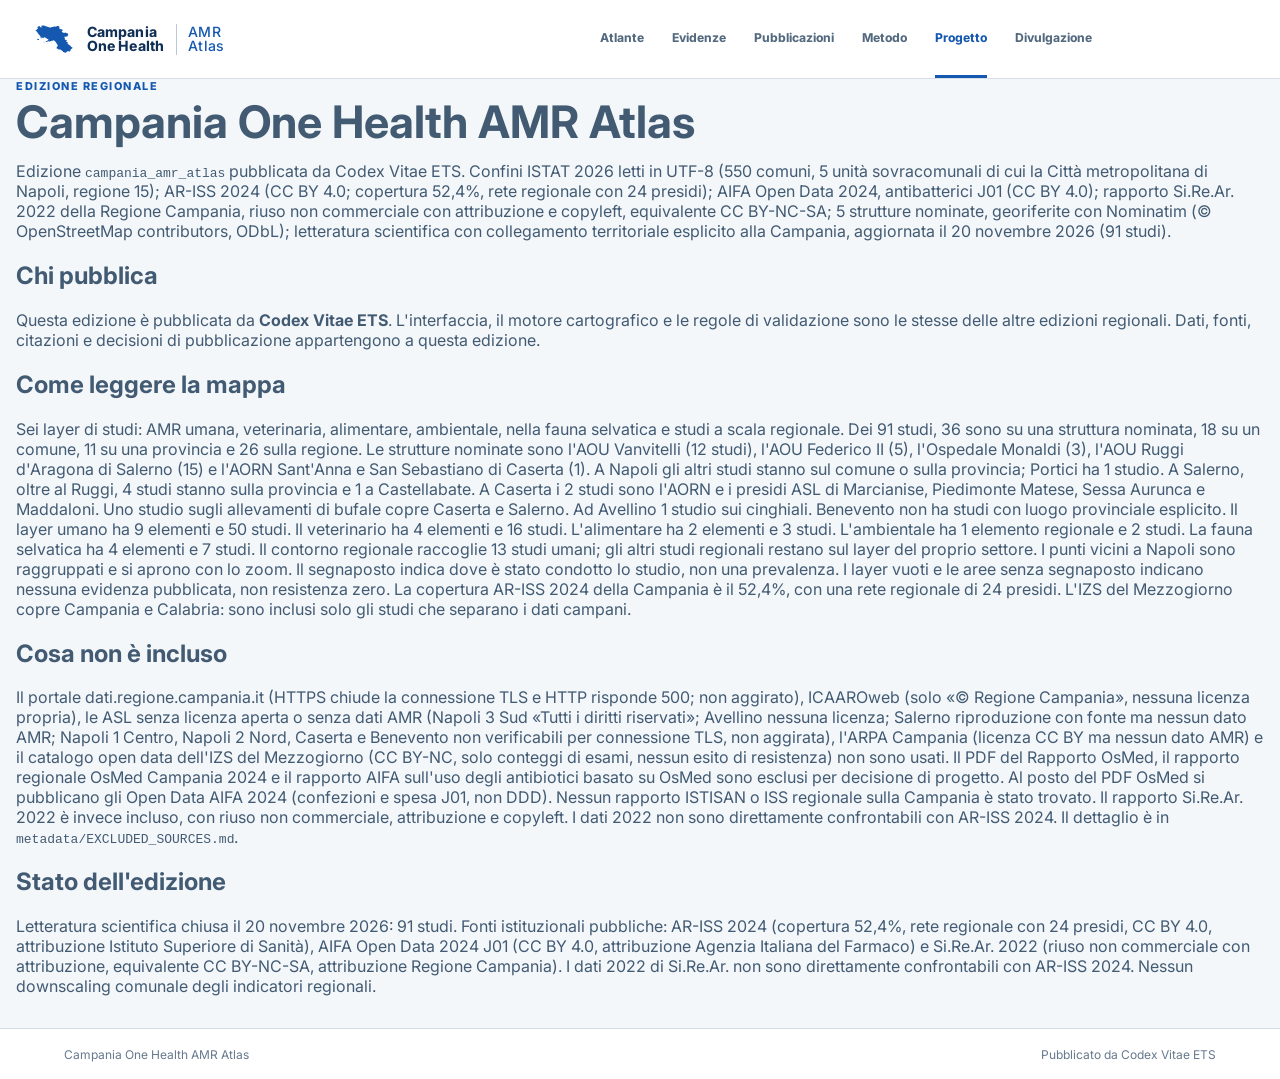
<file: about.html>
<!doctype html>
<html lang="it">
<head>
  <meta charset="utf-8"><meta name="author" content="Codex Vitae ETS">
  <meta name="viewport" content="width=device-width, initial-scale=1">
  <title>Progetto · Campania One Health AMR Atlas</title>
  <link rel="icon" href="data:,">
  <link rel="stylesheet" href="assets/styles.css">
  <link rel="stylesheet" href="assets/regional-base.css">
</head>
<body class="evidence-page">
  <header class="global-site-header">
    <div class="global-header-inner">
      <a class="global-brand" href="index.html" aria-label="Campania One Health AMR Atlas"><span class="brand-code brand-code-icon" style="--brand-icon:url('public/brand/campania-region-mark.svg')" aria-hidden="true">CAM</span><span class="global-brand-name">Campania<br>One Health</span><span class="global-brand-divider" aria-hidden="true"></span><span class="global-brand-atlas">AMR<br>Atlas</span></a>
      <nav class="global-nav" aria-label="Navigazione principale"><a href="index.html">Atlante</a><a href="evidence.html">Evidenze</a><a href="publications.html">Pubblicazioni</a><a href="methodology.html">Metodo</a><a class="active" href="about.html">Progetto</a><a href="dissemination.html">Divulgazione</a></nav>
    </div>
  </header>
  <main class="about-shell"><header class="about-hero"><p class="section-kicker">EDIZIONE REGIONALE</p><h1>Campania One Health AMR Atlas</h1><p>Edizione <code>campania_amr_atlas</code> pubblicata da Codex Vitae ETS. Confini ISTAT 2026 letti in UTF-8 (550 comuni, 5 unità sovracomunali di cui la Città metropolitana di Napoli, regione 15); AR-ISS 2024 (CC BY 4.0; copertura 52,4%, rete regionale con 24 presidi); AIFA Open Data 2024, antibatterici J01 (CC BY 4.0); rapporto Si.Re.Ar. 2022 della Regione Campania, riuso non commerciale con attribuzione e copyleft, equivalente CC BY-NC-SA; 5 strutture nominate, georiferite con Nominatim (© OpenStreetMap contributors, ODbL); letteratura scientifica con collegamento territoriale esplicito alla Campania, aggiornata il 20 novembre 2026 (91 studi).</p></header><section class="about-section"><h2>Chi pubblica</h2><p>Questa edizione è pubblicata da <strong>Codex Vitae ETS</strong>. L'interfaccia, il motore cartografico e le regole di validazione sono le stesse delle altre edizioni regionali. Dati, fonti, citazioni e decisioni di pubblicazione appartengono a questa edizione.</p></section><section class="about-section"><h2>Come leggere la mappa</h2><p>Sei layer di studi: AMR umana, veterinaria, alimentare, ambientale, nella fauna selvatica e studi a scala regionale. Dei 91 studi, 36 sono su una struttura nominata, 18 su un comune, 11 su una provincia e 26 sulla regione. Le strutture nominate sono l'AOU Vanvitelli (12 studi), l'AOU Federico II (5), l'Ospedale Monaldi (3), l'AOU Ruggi d'Aragona di Salerno (15) e l'AORN Sant'Anna e San Sebastiano di Caserta (1). A Napoli gli altri studi stanno sul comune o sulla provincia; Portici ha 1 studio. A Salerno, oltre al Ruggi, 4 studi stanno sulla provincia e 1 a Castellabate. A Caserta i 2 studi sono l'AORN e i presidi ASL di Marcianise, Piedimonte Matese, Sessa Aurunca e Maddaloni. Uno studio sugli allevamenti di bufale copre Caserta e Salerno. Ad Avellino 1 studio sui cinghiali. Benevento non ha studi con luogo provinciale esplicito. Il layer umano ha 9 elementi e 50 studi. Il veterinario ha 4 elementi e 16 studi. L'alimentare ha 2 elementi e 3 studi. L'ambientale ha 1 elemento regionale e 2 studi. La fauna selvatica ha 4 elementi e 7 studi. Il contorno regionale raccoglie 13 studi umani; gli altri studi regionali restano sul layer del proprio settore. I punti vicini a Napoli sono raggruppati e si aprono con lo zoom. Il segnaposto indica dove è stato condotto lo studio, non una prevalenza. I layer vuoti e le aree senza segnaposto indicano nessuna evidenza pubblicata, non resistenza zero. La copertura AR-ISS 2024 della Campania è il 52,4%, con una rete regionale di 24 presidi. L'IZS del Mezzogiorno copre Campania e Calabria: sono inclusi solo gli studi che separano i dati campani.</p></section><section class="about-section"><h2>Cosa non è incluso</h2><p>Il portale dati.regione.campania.it (HTTPS chiude la connessione TLS e HTTP risponde 500; non aggirato), ICAAROweb (solo «© Regione Campania», nessuna licenza propria), le ASL senza licenza aperta o senza dati AMR (Napoli 3 Sud «Tutti i diritti riservati»; Avellino nessuna licenza; Salerno riproduzione con fonte ma nessun dato AMR; Napoli 1 Centro, Napoli 2 Nord, Caserta e Benevento non verificabili per connessione TLS, non aggirata), l'ARPA Campania (licenza CC BY ma nessun dato AMR) e il catalogo open data dell'IZS del Mezzogiorno (CC BY-NC, solo conteggi di esami, nessun esito di resistenza) non sono usati. Il PDF del Rapporto OsMed, il rapporto regionale OsMed Campania 2024 e il rapporto AIFA sull'uso degli antibiotici basato su OsMed sono esclusi per decisione di progetto. Al posto del PDF OsMed si pubblicano gli Open Data AIFA 2024 (confezioni e spesa J01, non DDD). Nessun rapporto ISTISAN o ISS regionale sulla Campania è stato trovato. Il rapporto Si.Re.Ar. 2022 è invece incluso, con riuso non commerciale, attribuzione e copyleft. I dati 2022 non sono direttamente confrontabili con AR-ISS 2024. Il dettaglio è in <code>metadata/EXCLUDED_SOURCES.md</code>.</p></section><section class="about-section"><h2>Stato dell'edizione</h2><p>Letteratura scientifica chiusa il 20 novembre 2026: 91 studi. Fonti istituzionali pubbliche: AR-ISS 2024 (copertura 52,4%, rete regionale con 24 presidi, CC BY 4.0, attribuzione Istituto Superiore di Sanità), AIFA Open Data 2024 J01 (CC BY 4.0, attribuzione Agenzia Italiana del Farmaco) e Si.Re.Ar. 2022 (riuso non commerciale con attribuzione, equivalente CC BY-NC-SA, attribuzione Regione Campania). I dati 2022 di Si.Re.Ar. non sono direttamente confrontabili con AR-ISS 2024. Nessun downscaling comunale degli indicatori regionali.</p></section></main>
  <footer><span>Campania One Health AMR Atlas</span><span>Pubblicato da Codex Vitae ETS</span></footer>
  <script src="atlas-config.js"></script><script src="assets/atlas-core.js"></script>
  <script data-goatcounter="https://atlanteamr.goatcounter.com/count" async src="//gc.zgo.at/count.js"></script>
</body>
</html>
</file>
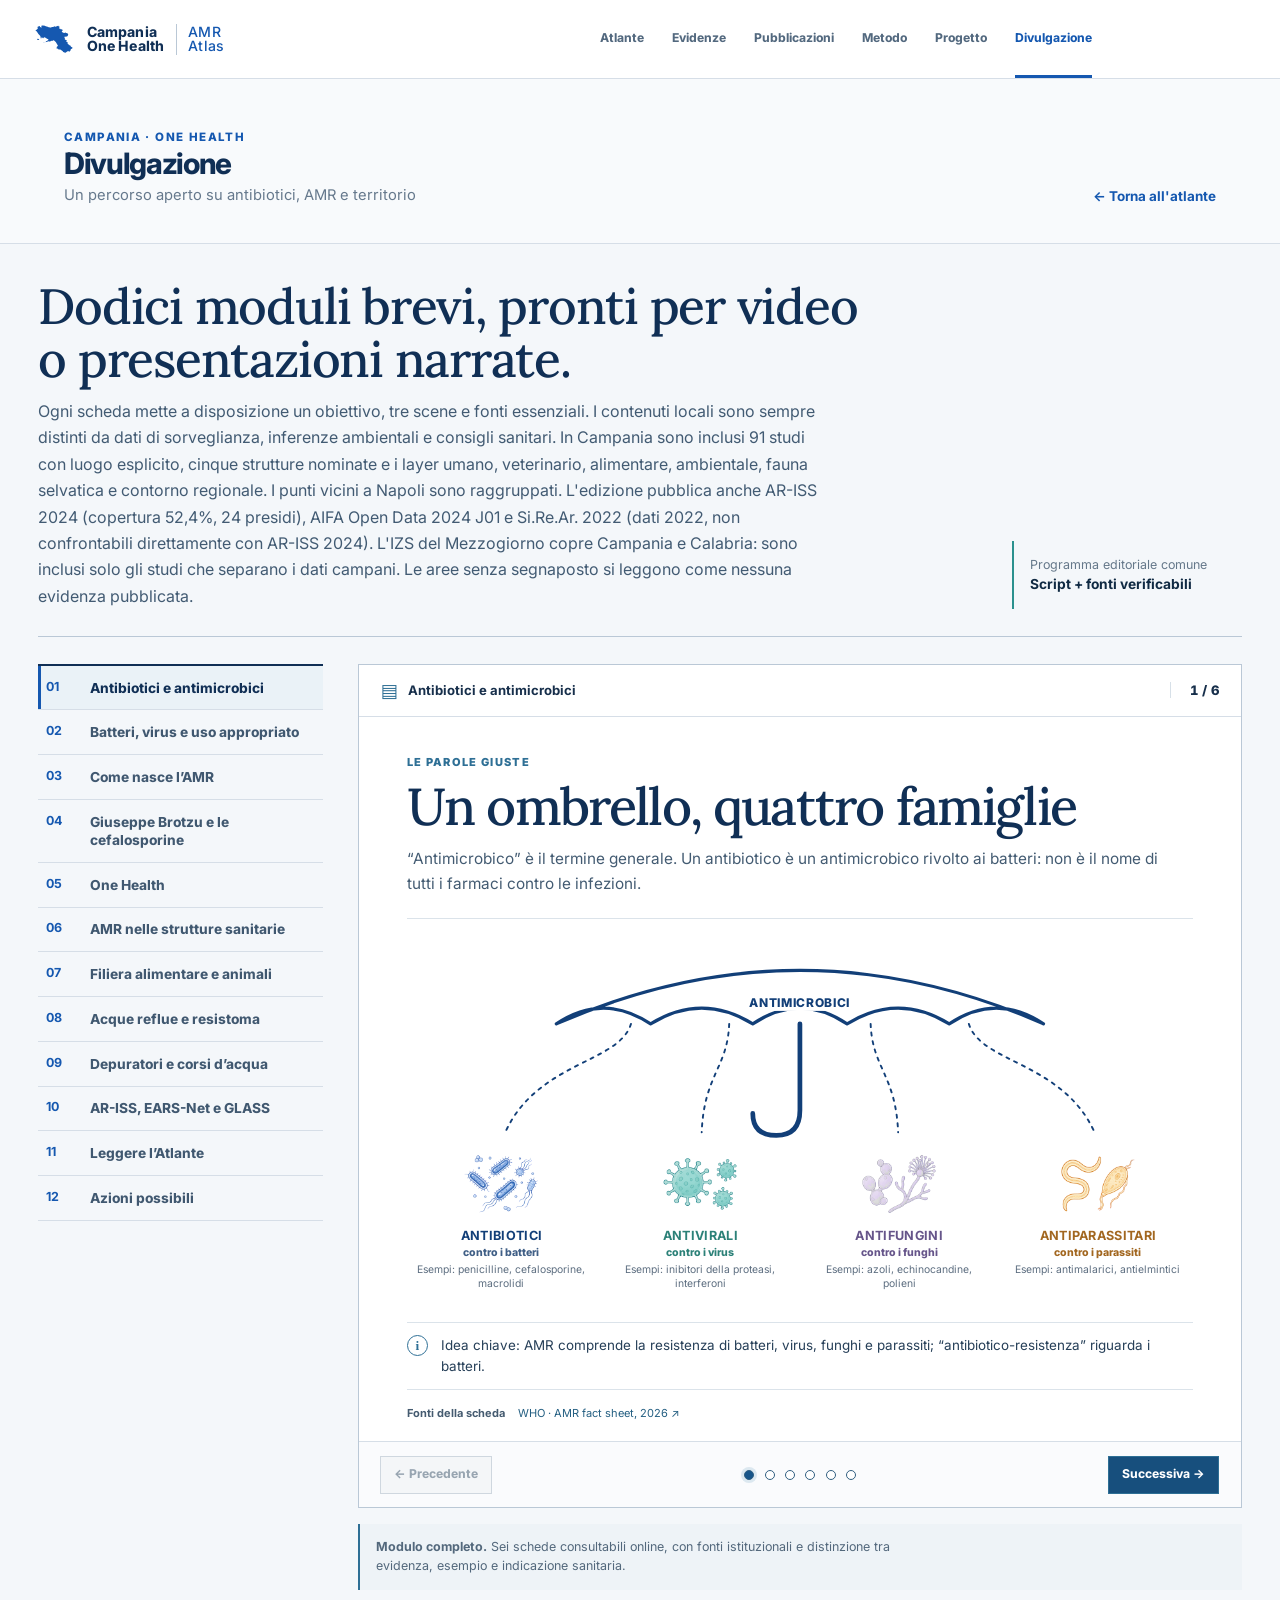
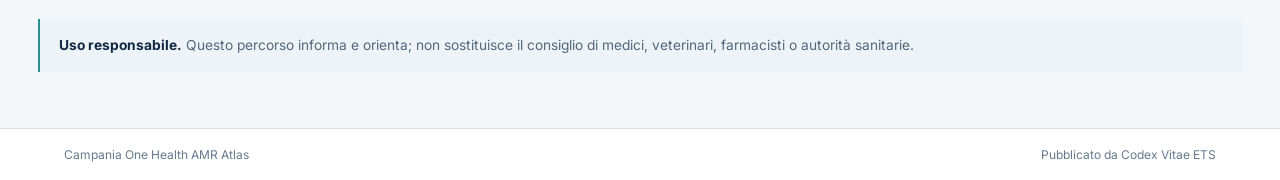
<file: dissemination.html>
<!doctype html>
<html lang="it">
<head>
  <meta charset="utf-8"><meta name="author" content="Codex Vitae ETS">
  <meta name="viewport" content="width=device-width, initial-scale=1">
  <title>Divulgazione · Campania One Health AMR Atlas</title>
  <link rel="icon" href="data:,">
  <link rel="stylesheet" href="assets/styles.css">
  <link rel="stylesheet" href="assets/regional-base.css">
  <script defer src="assets/outreach-module-one.js"></script>
  <script defer src="assets/outreach-module-two.js"></script>
  <script defer src="assets/outreach-modules-three-twelve.js"></script>
  <script defer src="assets/dissemination.js"></script>
</head>
<body class="evidence-page outreach-page">
  <header class="global-site-header">
    <div class="global-header-inner">
      <a class="global-brand" href="index.html" aria-label="Campania One Health AMR Atlas"><span class="brand-code brand-code-icon" style="--brand-icon:url('public/brand/campania-region-mark.svg')" aria-hidden="true">CAM</span><span class="global-brand-name">Campania<br>One Health</span><span class="global-brand-divider" aria-hidden="true"></span><span class="global-brand-atlas">AMR<br>Atlas</span></a>
      <nav class="global-nav" aria-label="Navigazione principale"><a href="index.html">Atlante</a><a href="evidence.html">Evidenze</a><a href="publications.html">Pubblicazioni</a><a href="methodology.html">Metodo</a><a href="about.html">Progetto</a><a class="active" href="dissemination.html">Divulgazione</a></nav>
    </div>
  </header>
  <header class="site-header"><div><p class="eyebrow">Campania · One Health</p><h1>Divulgazione</h1><p class="subtitle">Un percorso aperto su antibiotici, AMR e territorio</p></div><a class="header-back" href="index.html">← Torna all'atlante</a></header><main class="outreach-shell"><section class="outreach-intro"><div><h2>Dodici moduli brevi, pronti per video o presentazioni narrate.</h2><p>Ogni scheda mette a disposizione un obiettivo, tre scene e fonti essenziali. I contenuti locali sono sempre distinti da dati di sorveglianza, inferenze ambientali e consigli sanitari. In Campania sono inclusi 91 studi con luogo esplicito, cinque strutture nominate e i layer umano, veterinario, alimentare, ambientale, fauna selvatica e contorno regionale. I punti vicini a Napoli sono raggruppati. L'edizione pubblica anche AR-ISS 2024 (copertura 52,4%, 24 presidi), AIFA Open Data 2024 J01 e Si.Re.Ar. 2022 (dati 2022, non confrontabili direttamente con AR-ISS 2024). L'IZS del Mezzogiorno copre Campania e Calabria: sono inclusi solo gli studi che separano i dati campani. Le aree senza segnaposto si leggono come nessuna evidenza pubblicata.</p></div><p class="outreach-status">Programma editoriale comune<br><strong>Script + fonti verificabili</strong></p></section><section class="outreach-workspace" aria-label="Percorso divulgativo"><aside id="outreach-index" class="outreach-index" aria-label="Indice dei moduli"></aside><article id="outreach-detail" class="outreach-detail" aria-live="polite"></article></section><section class="outreach-footnote"><strong>Uso responsabile.</strong> Questo percorso informa e orienta; non sostituisce il consiglio di medici, veterinari, farmacisti o autorità sanitarie.</section></main>
  <footer><span>Campania One Health AMR Atlas</span><span>Pubblicato da Codex Vitae ETS</span></footer>
  <script data-goatcounter="https://atlanteamr.goatcounter.com/count" async src="//gc.zgo.at/count.js"></script>
</body>
</html>
</file>
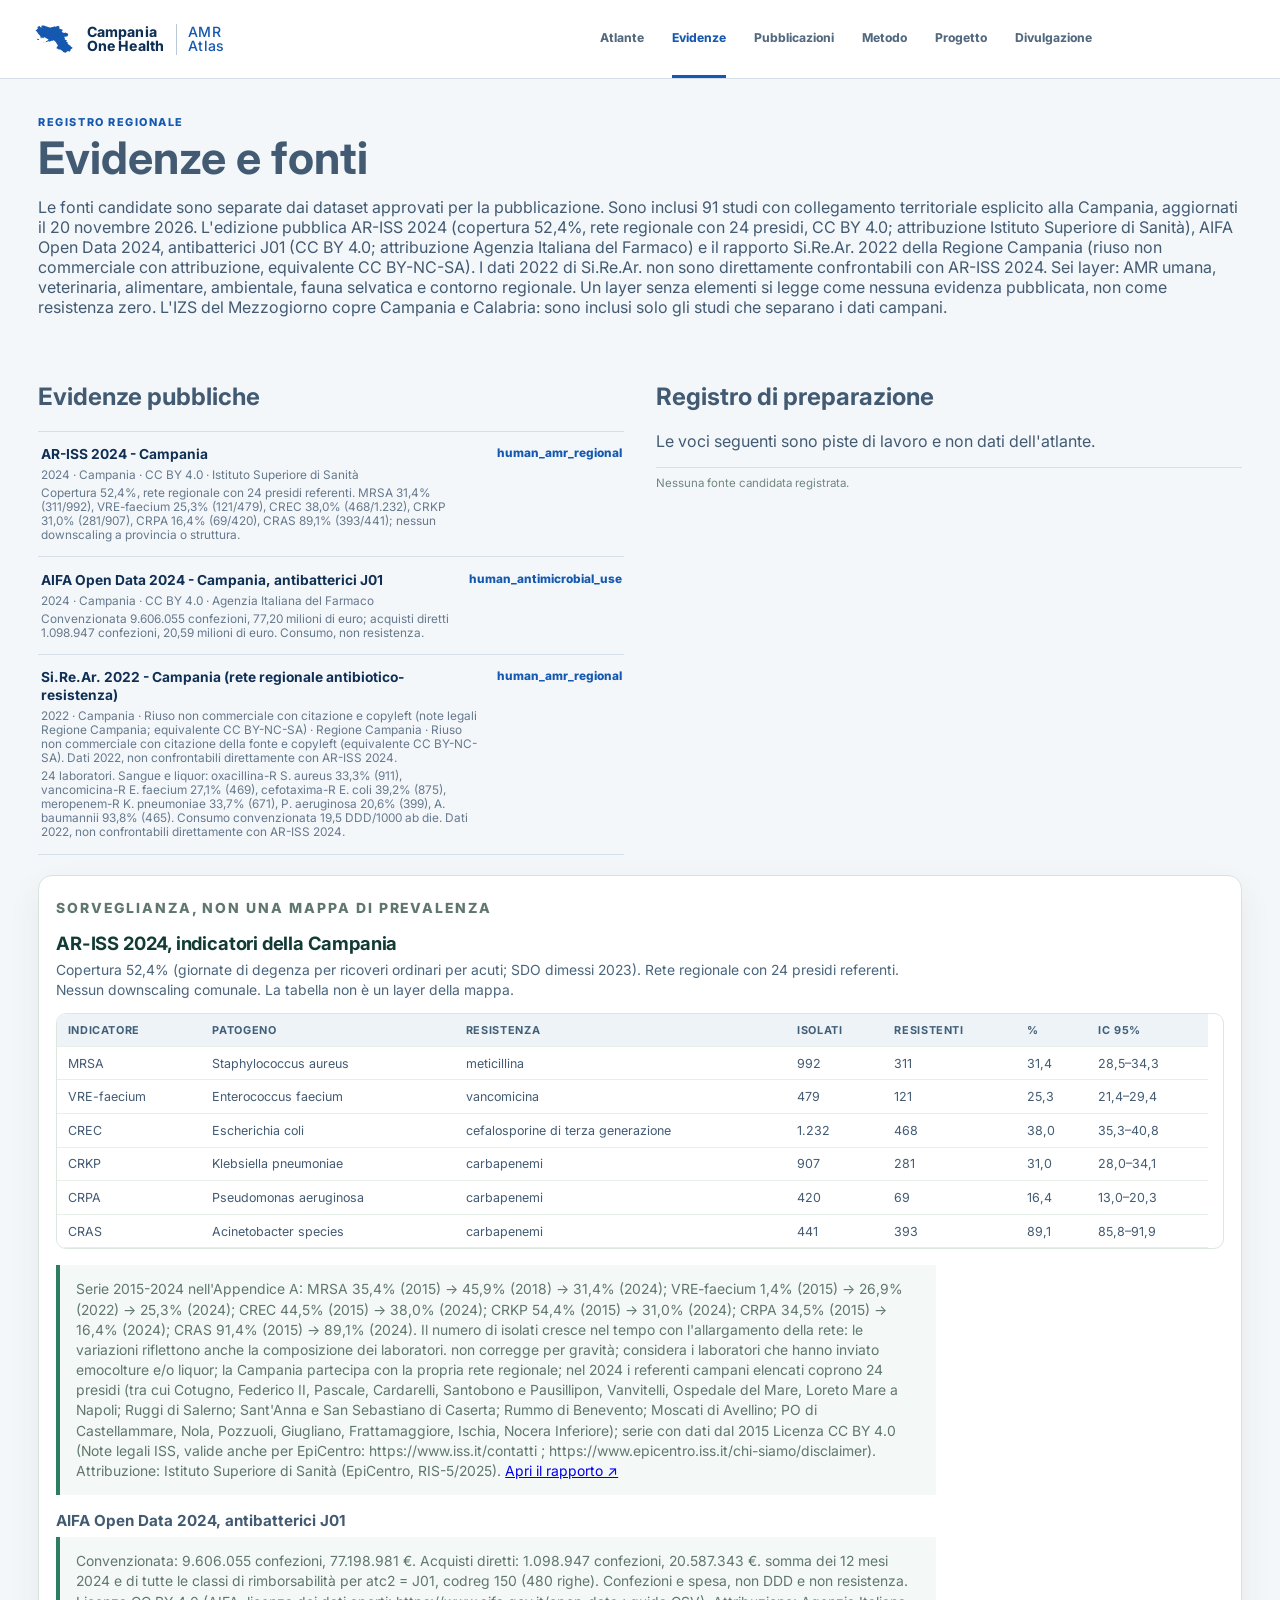
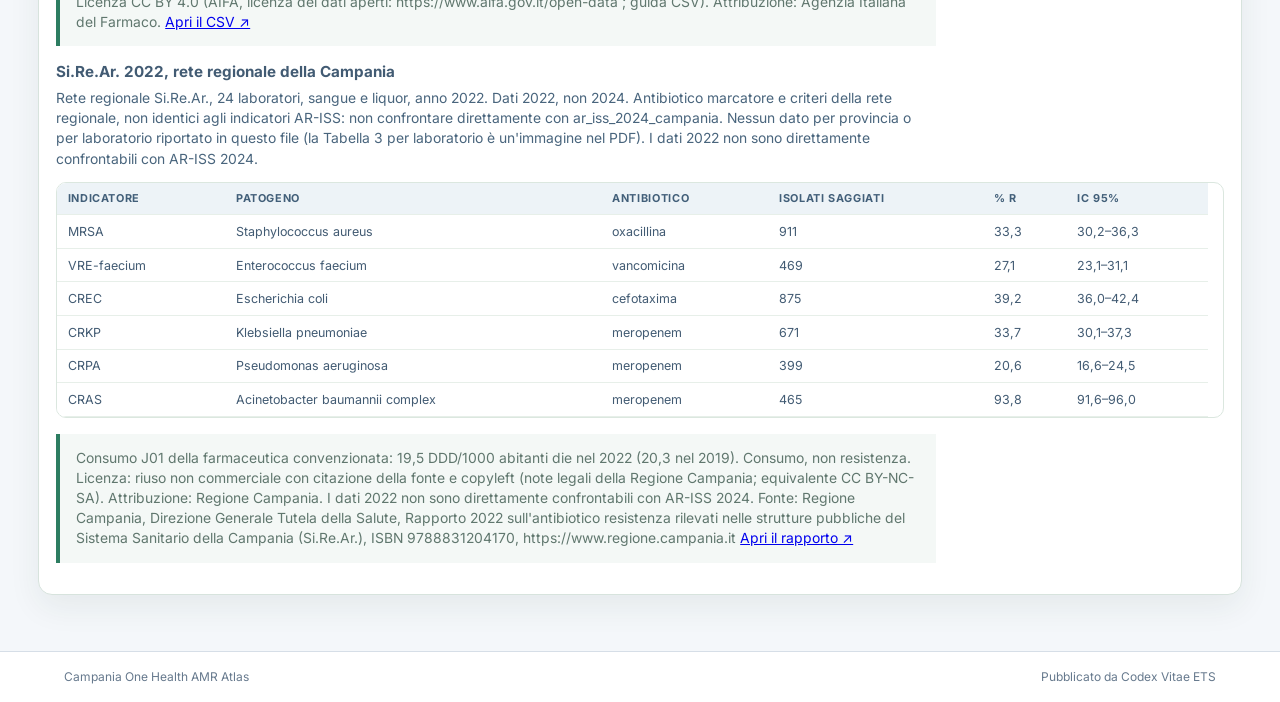
<file: evidence.html>
<!doctype html>
<html lang="it">
<head>
  <meta charset="utf-8"><meta name="author" content="Codex Vitae ETS">
  <meta name="viewport" content="width=device-width, initial-scale=1">
  <title>Evidenze · Campania One Health AMR Atlas</title>
  <link rel="icon" href="data:,">
  <link rel="stylesheet" href="assets/styles.css">
  <link rel="stylesheet" href="assets/regional-base.css">
</head>
<body class="evidence-page">
  <header class="global-site-header">
    <div class="global-header-inner">
      <a class="global-brand" href="index.html" aria-label="Campania One Health AMR Atlas"><span class="brand-code brand-code-icon" style="--brand-icon:url('public/brand/campania-region-mark.svg')" aria-hidden="true">CAM</span><span class="global-brand-name">Campania<br>One Health</span><span class="global-brand-divider" aria-hidden="true"></span><span class="global-brand-atlas">AMR<br>Atlas</span></a>
      <nav class="global-nav" aria-label="Navigazione principale"><a href="index.html">Atlante</a><a class="active" href="evidence.html">Evidenze</a><a href="publications.html">Pubblicazioni</a><a href="methodology.html">Metodo</a><a href="about.html">Progetto</a><a href="dissemination.html">Divulgazione</a></nav>
    </div>
  </header>
  <main class="evidence-shell"><header class="evidence-hero"><p class="section-kicker">REGISTRO REGIONALE</p><h1>Evidenze e fonti</h1><p>Le fonti candidate sono separate dai dataset approvati per la pubblicazione. Sono inclusi 91 studi con collegamento territoriale esplicito alla Campania, aggiornati il 20 novembre 2026. L'edizione pubblica AR-ISS 2024 (copertura 52,4%, rete regionale con 24 presidi, CC BY 4.0; attribuzione Istituto Superiore di Sanità), AIFA Open Data 2024, antibatterici J01 (CC BY 4.0; attribuzione Agenzia Italiana del Farmaco) e il rapporto Si.Re.Ar. 2022 della Regione Campania (riuso non commerciale con attribuzione, equivalente CC BY-NC-SA). I dati 2022 di Si.Re.Ar. non sono direttamente confrontabili con AR-ISS 2024. Sei layer: AMR umana, veterinaria, alimentare, ambientale, fauna selvatica e contorno regionale. Un layer senza elementi si legge come nessuna evidenza pubblicata, non come resistenza zero. L'IZS del Mezzogiorno copre Campania e Calabria: sono inclusi solo gli studi che separano i dati campani.</p></header><section id="evidence-root"><p>Caricamento catalogo...</p></section></main>
  <footer><span>Campania One Health AMR Atlas</span><span>Pubblicato da Codex Vitae ETS</span></footer>
  <script src="atlas-config.js"></script><script src="assets/atlas-core.js"></script><script src="assets/ar-iss-indicators.js"></script>
  <script data-goatcounter="https://atlanteamr.goatcounter.com/count" async src="//gc.zgo.at/count.js"></script>
</body>
</html>
</file>
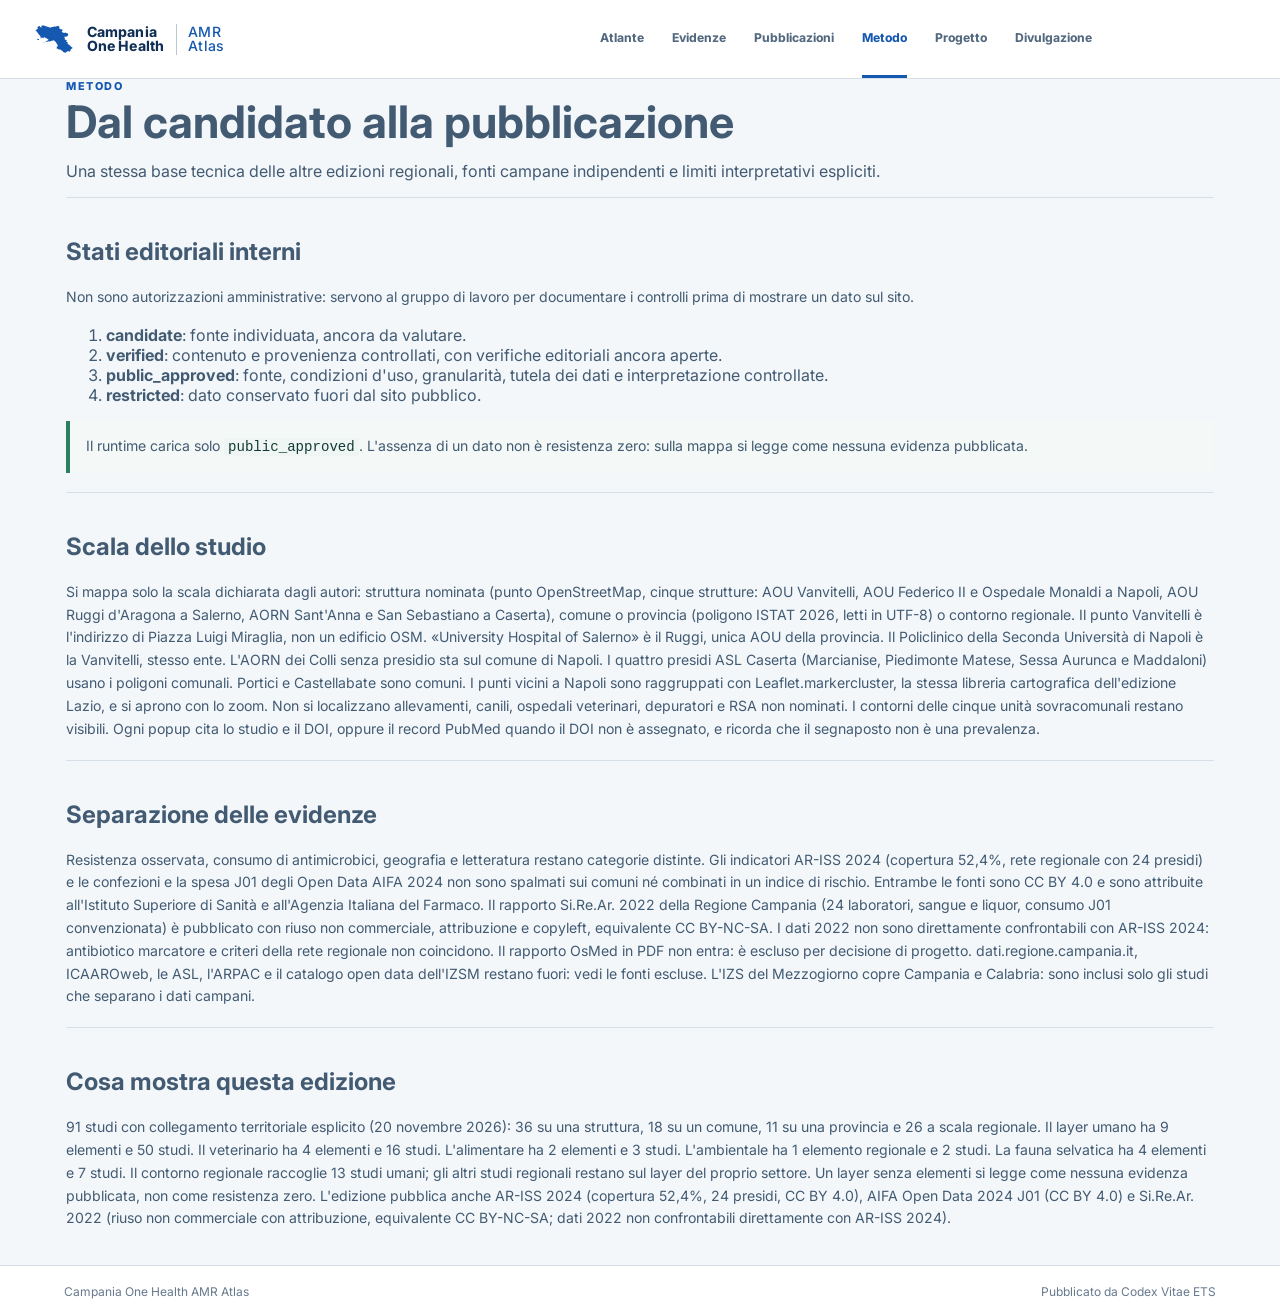
<file: methodology.html>
<!doctype html>
<html lang="it">
<head>
  <meta charset="utf-8"><meta name="author" content="Codex Vitae ETS">
  <meta name="viewport" content="width=device-width, initial-scale=1">
  <title>Metodo · Campania One Health AMR Atlas</title>
  <link rel="icon" href="data:,">
  <link rel="stylesheet" href="assets/styles.css">
  <link rel="stylesheet" href="assets/regional-base.css">
</head>
<body class="evidence-page">
  <header class="global-site-header">
    <div class="global-header-inner">
      <a class="global-brand" href="index.html" aria-label="Campania One Health AMR Atlas"><span class="brand-code brand-code-icon" style="--brand-icon:url('public/brand/campania-region-mark.svg')" aria-hidden="true">CAM</span><span class="global-brand-name">Campania<br>One Health</span><span class="global-brand-divider" aria-hidden="true"></span><span class="global-brand-atlas">AMR<br>Atlas</span></a>
      <nav class="global-nav" aria-label="Navigazione principale"><a href="index.html">Atlante</a><a href="evidence.html">Evidenze</a><a href="publications.html">Pubblicazioni</a><a class="active" href="methodology.html">Metodo</a><a href="about.html">Progetto</a><a href="dissemination.html">Divulgazione</a></nav>
    </div>
  </header>
  <main class="method-shell"><header class="method-hero"><p class="section-kicker">METODO</p><h1>Dal candidato alla pubblicazione</h1><p>Una stessa base tecnica delle altre edizioni regionali, fonti campane indipendenti e limiti interpretativi espliciti.</p></header><section class="method-section"><h2>Stati editoriali interni</h2><p>Non sono autorizzazioni amministrative: servono al gruppo di lavoro per documentare i controlli prima di mostrare un dato sul sito.</p><ol><li><strong>candidate</strong>: fonte individuata, ancora da valutare.</li><li><strong>verified</strong>: contenuto e provenienza controllati, con verifiche editoriali ancora aperte.</li><li><strong>public_approved</strong>: fonte, condizioni d'uso, granularità, tutela dei dati e interpretazione controllate.</li><li><strong>restricted</strong>: dato conservato fuori dal sito pubblico.</li></ol><p class="governance-note">Il runtime carica solo <code>public_approved</code>. L'assenza di un dato non è resistenza zero: sulla mappa si legge come nessuna evidenza pubblicata.</p></section><section class="method-section"><h2>Scala dello studio</h2><p>Si mappa solo la scala dichiarata dagli autori: struttura nominata (punto OpenStreetMap, cinque strutture: AOU Vanvitelli, AOU Federico II e Ospedale Monaldi a Napoli, AOU Ruggi d'Aragona a Salerno, AORN Sant'Anna e San Sebastiano a Caserta), comune o provincia (poligono ISTAT 2026, letti in UTF-8) o contorno regionale. Il punto Vanvitelli è l'indirizzo di Piazza Luigi Miraglia, non un edificio OSM. «University Hospital of Salerno» è il Ruggi, unica AOU della provincia. Il Policlinico della Seconda Università di Napoli è la Vanvitelli, stesso ente. L'AORN dei Colli senza presidio sta sul comune di Napoli. I quattro presidi ASL Caserta (Marcianise, Piedimonte Matese, Sessa Aurunca e Maddaloni) usano i poligoni comunali. Portici e Castellabate sono comuni. I punti vicini a Napoli sono raggruppati con Leaflet.markercluster, la stessa libreria cartografica dell'edizione Lazio, e si aprono con lo zoom. Non si localizzano allevamenti, canili, ospedali veterinari, depuratori e RSA non nominati. I contorni delle cinque unità sovracomunali restano visibili. Ogni popup cita lo studio e il DOI, oppure il record PubMed quando il DOI non è assegnato, e ricorda che il segnaposto non è una prevalenza.</p></section><section class="method-section"><h2>Separazione delle evidenze</h2><p>Resistenza osservata, consumo di antimicrobici, geografia e letteratura restano categorie distinte. Gli indicatori AR-ISS 2024 (copertura 52,4%, rete regionale con 24 presidi) e le confezioni e la spesa J01 degli Open Data AIFA 2024 non sono spalmati sui comuni né combinati in un indice di rischio. Entrambe le fonti sono CC BY 4.0 e sono attribuite all'Istituto Superiore di Sanità e all'Agenzia Italiana del Farmaco. Il rapporto Si.Re.Ar. 2022 della Regione Campania (24 laboratori, sangue e liquor, consumo J01 convenzionata) è pubblicato con riuso non commerciale, attribuzione e copyleft, equivalente CC BY-NC-SA. I dati 2022 non sono direttamente confrontabili con AR-ISS 2024: antibiotico marcatore e criteri della rete regionale non coincidono. Il rapporto OsMed in PDF non entra: è escluso per decisione di progetto. dati.regione.campania.it, ICAAROweb, le ASL, l'ARPAC e il catalogo open data dell'IZSM restano fuori: vedi le fonti escluse. L'IZS del Mezzogiorno copre Campania e Calabria: sono inclusi solo gli studi che separano i dati campani.</p></section><section class="method-section"><h2>Cosa mostra questa edizione</h2><p>91 studi con collegamento territoriale esplicito (20 novembre 2026): 36 su una struttura, 18 su un comune, 11 su una provincia e 26 a scala regionale. Il layer umano ha 9 elementi e 50 studi. Il veterinario ha 4 elementi e 16 studi. L'alimentare ha 2 elementi e 3 studi. L'ambientale ha 1 elemento regionale e 2 studi. La fauna selvatica ha 4 elementi e 7 studi. Il contorno regionale raccoglie 13 studi umani; gli altri studi regionali restano sul layer del proprio settore. Un layer senza elementi si legge come nessuna evidenza pubblicata, non come resistenza zero. L'edizione pubblica anche AR-ISS 2024 (copertura 52,4%, 24 presidi, CC BY 4.0), AIFA Open Data 2024 J01 (CC BY 4.0) e Si.Re.Ar. 2022 (riuso non commerciale con attribuzione, equivalente CC BY-NC-SA; dati 2022 non confrontabili direttamente con AR-ISS 2024).</p></section></main>
  <footer><span>Campania One Health AMR Atlas</span><span>Pubblicato da Codex Vitae ETS</span></footer>
  <script src="atlas-config.js"></script><script src="assets/atlas-core.js"></script>
  <script data-goatcounter="https://atlanteamr.goatcounter.com/count" async src="//gc.zgo.at/count.js"></script>
</body>
</html>
</file>
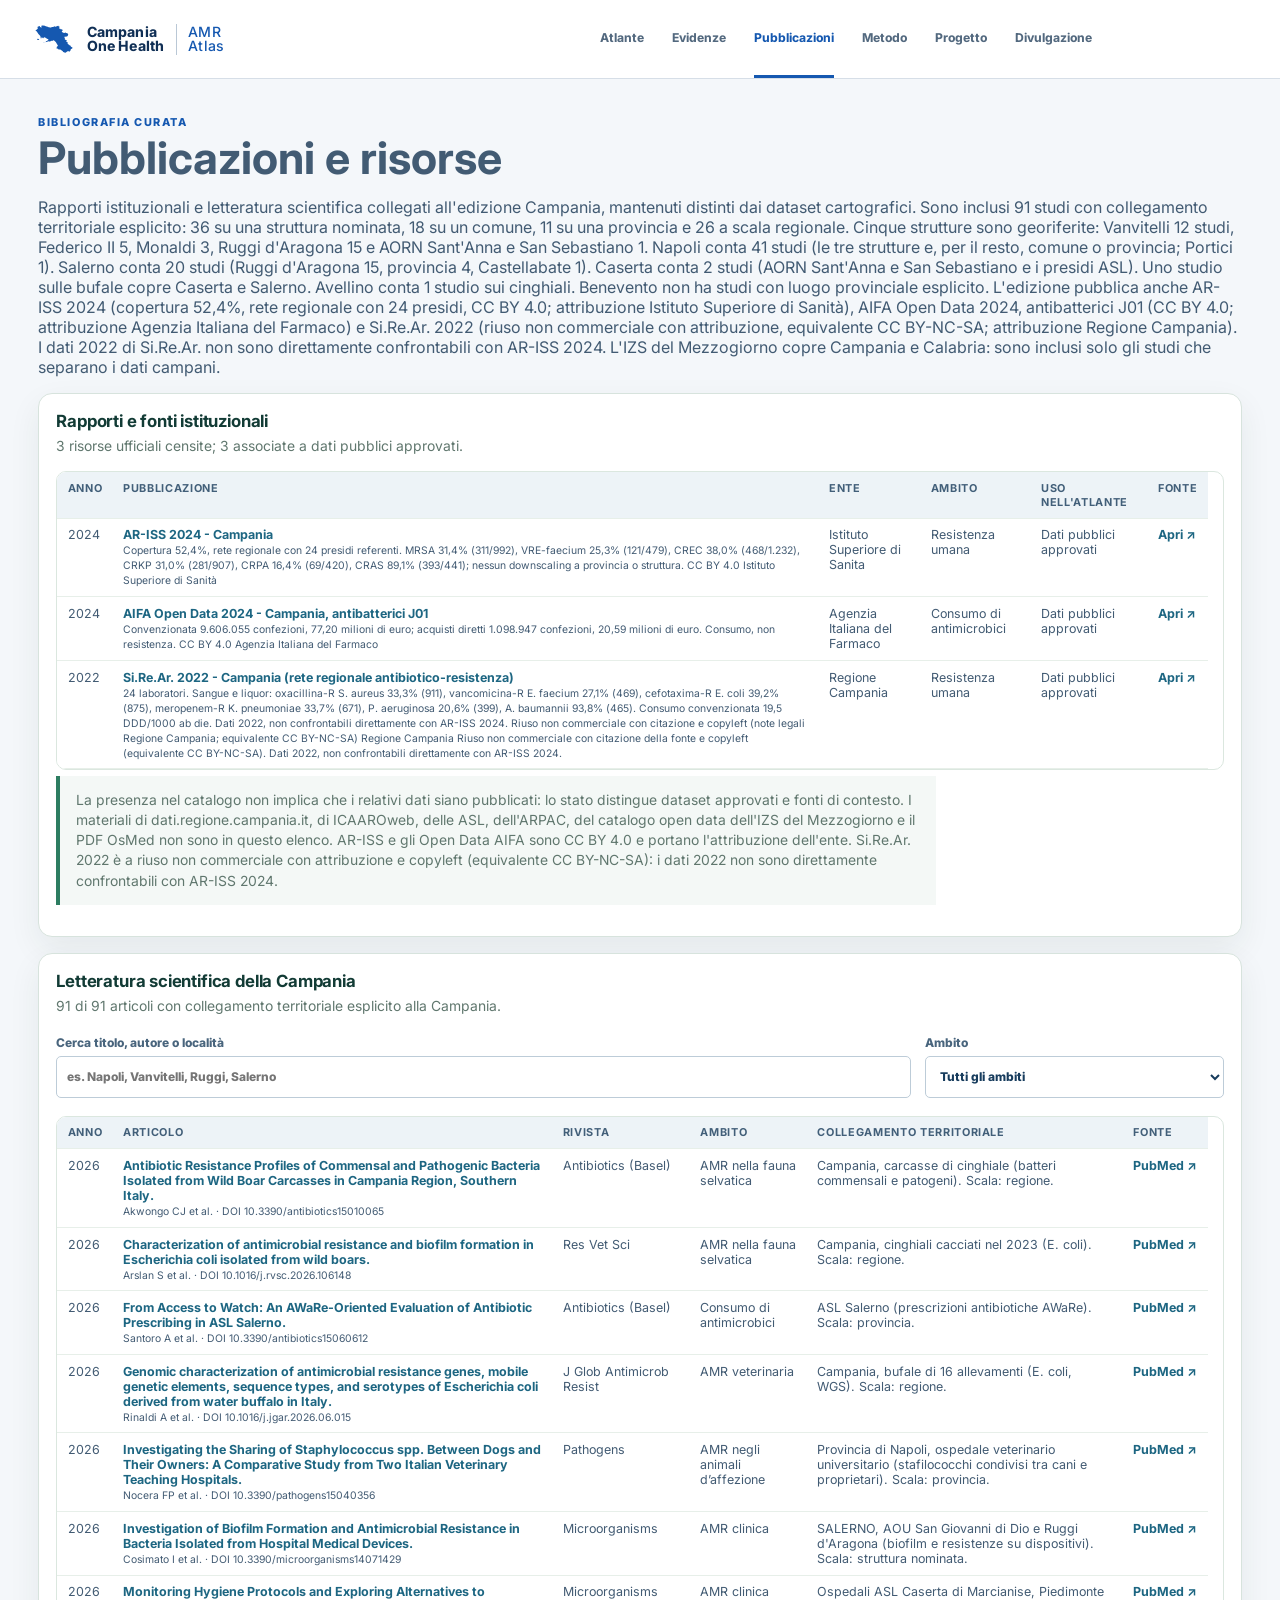
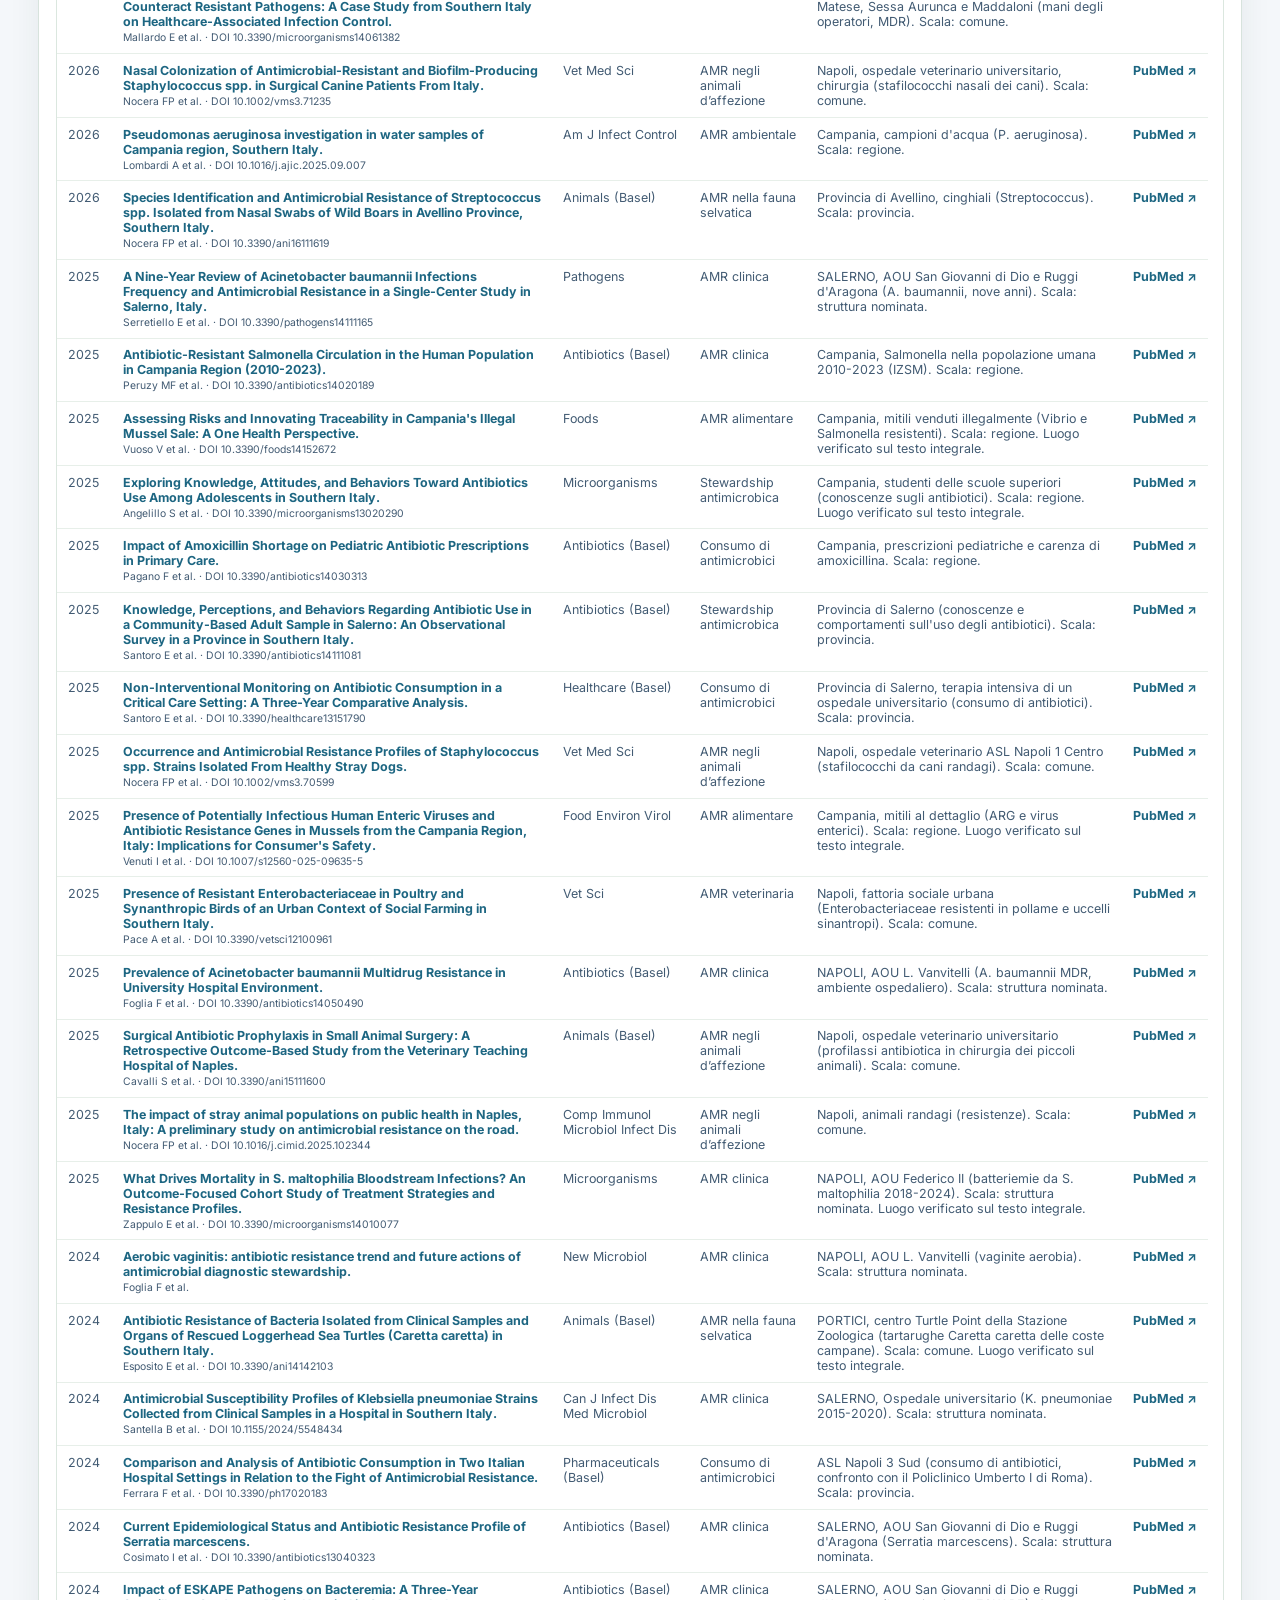
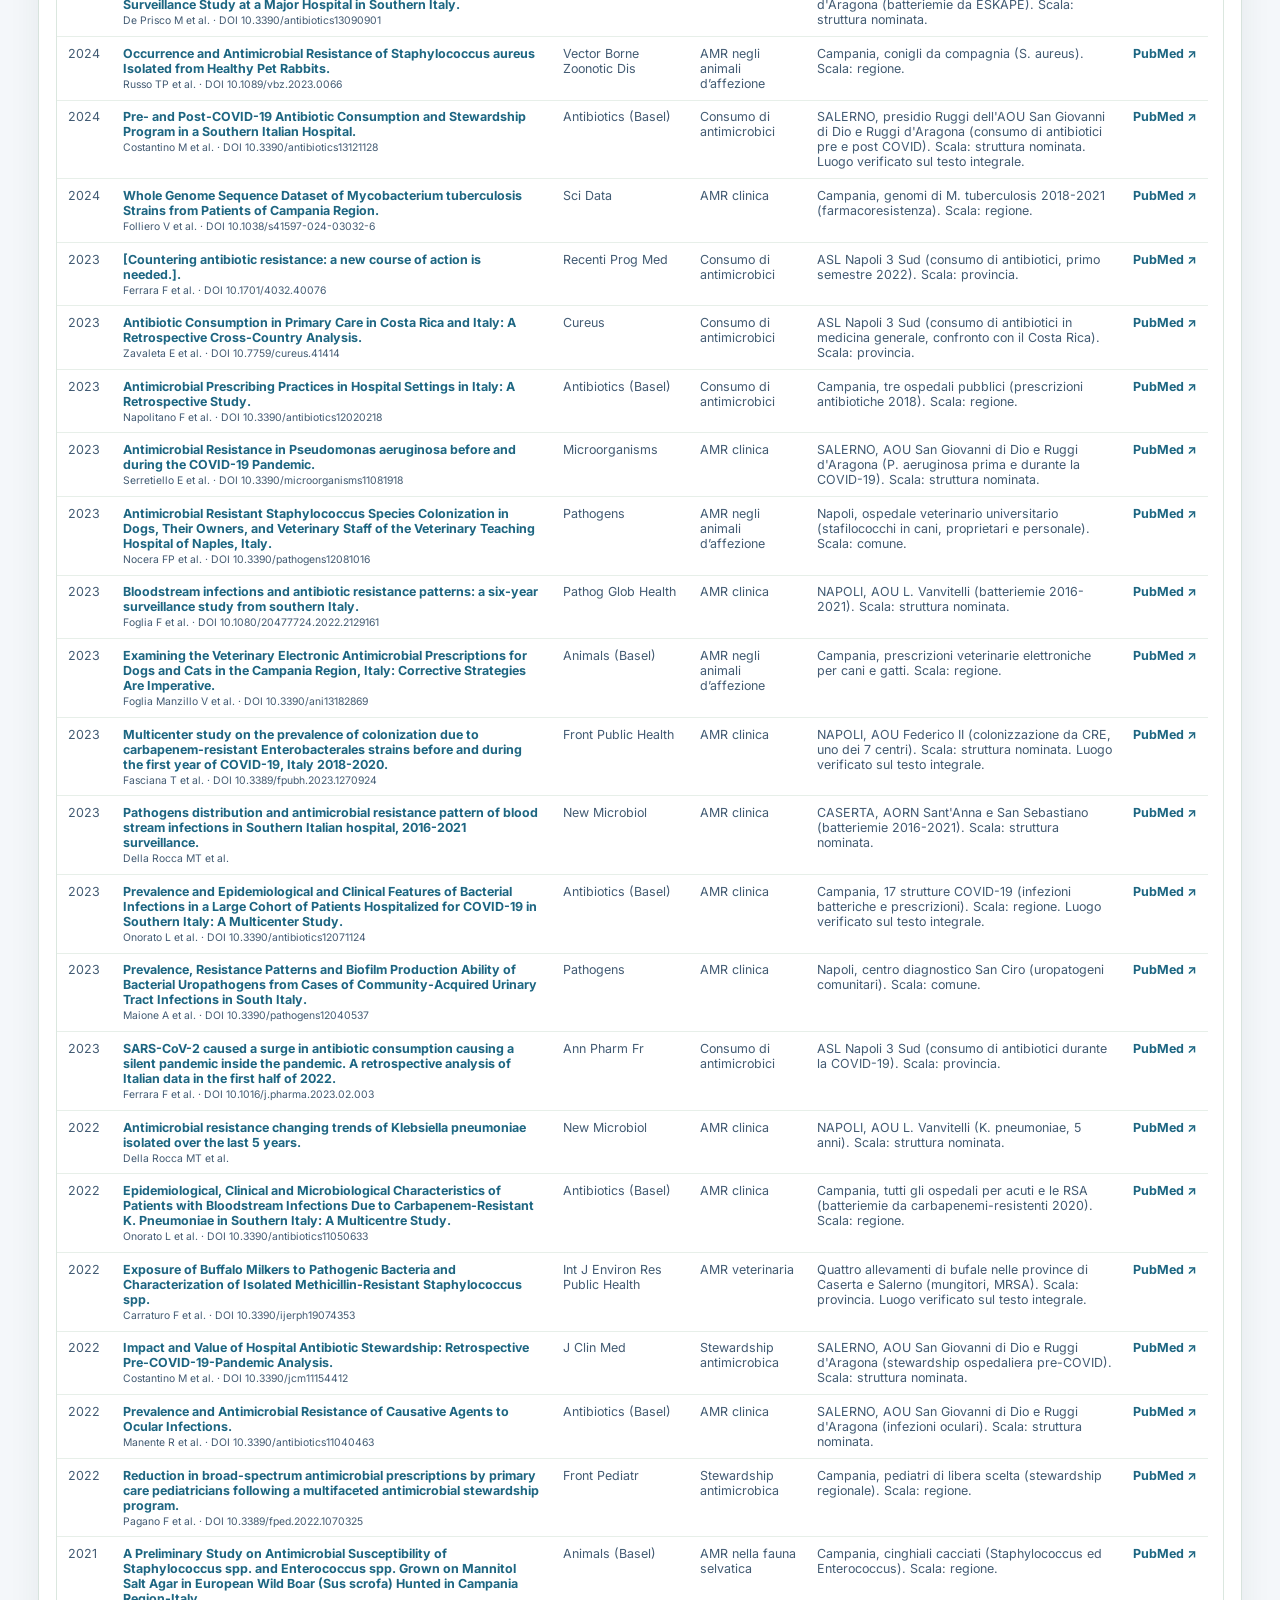
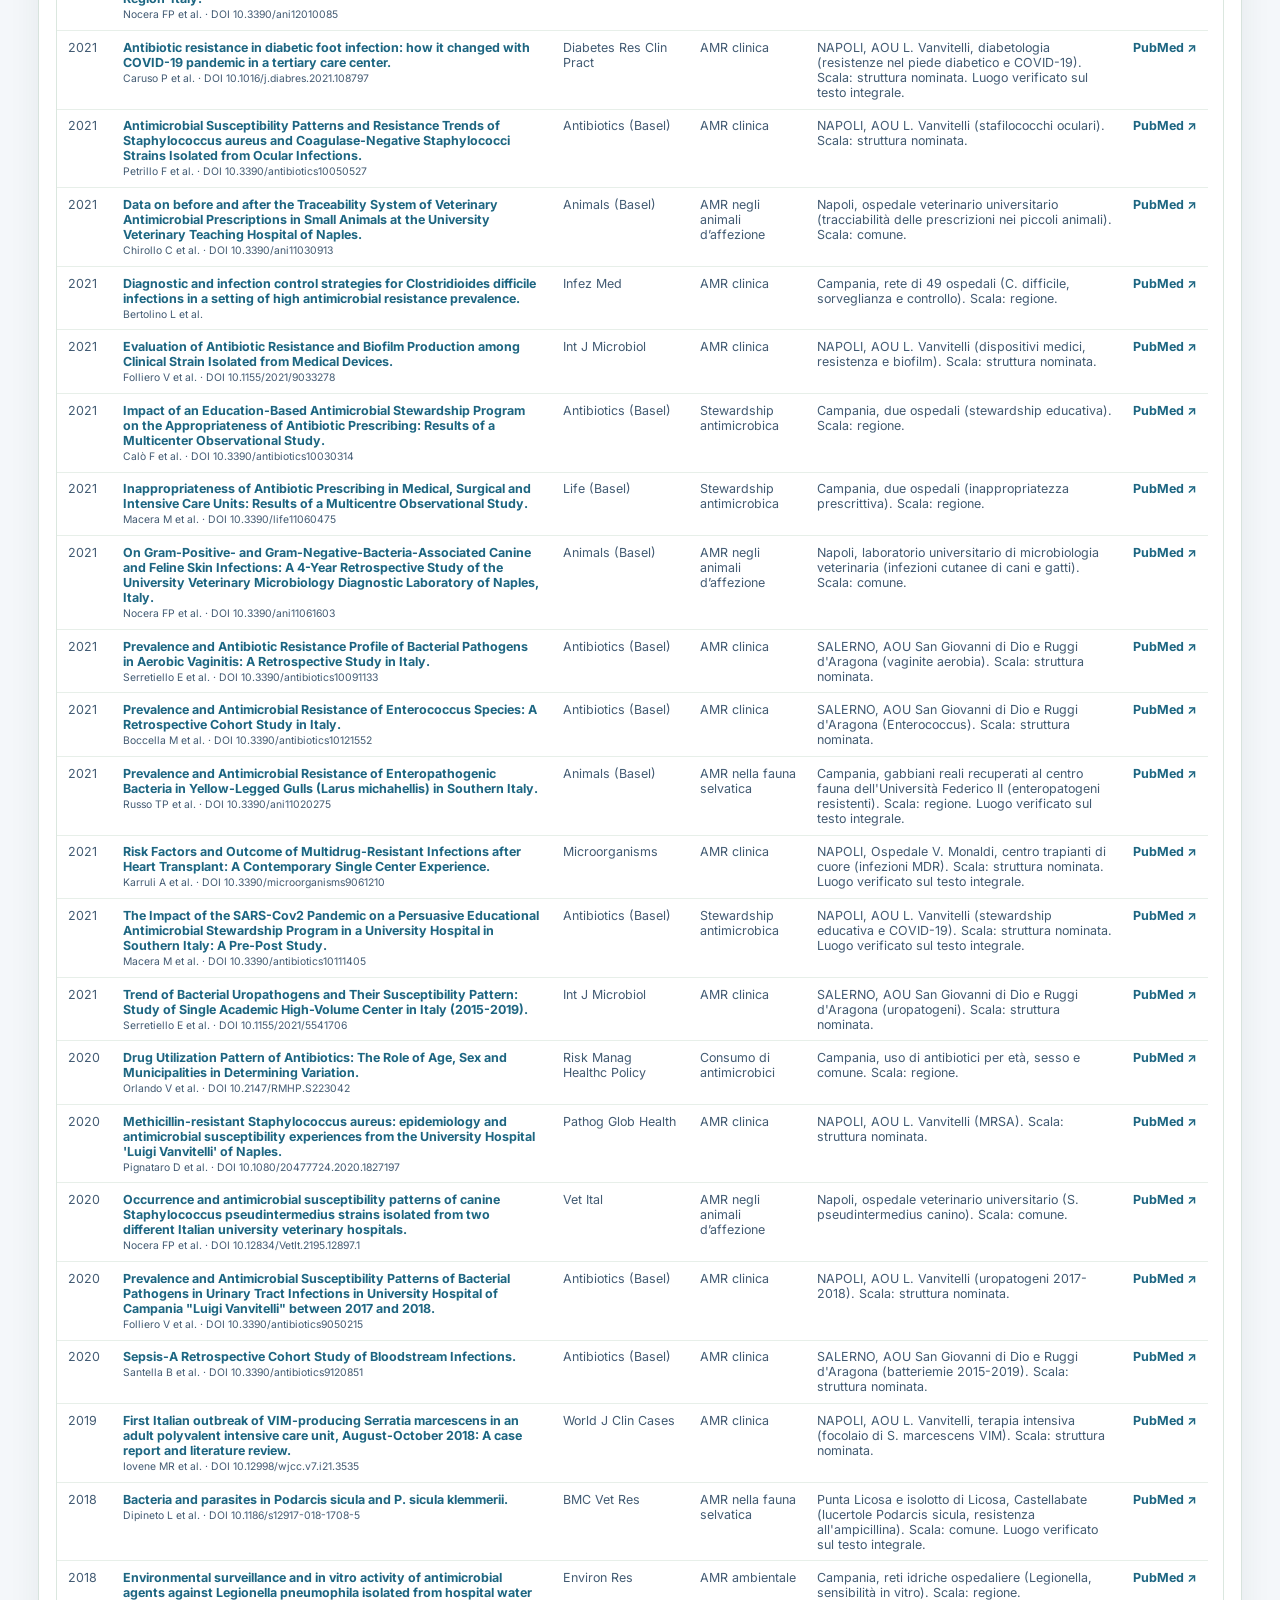
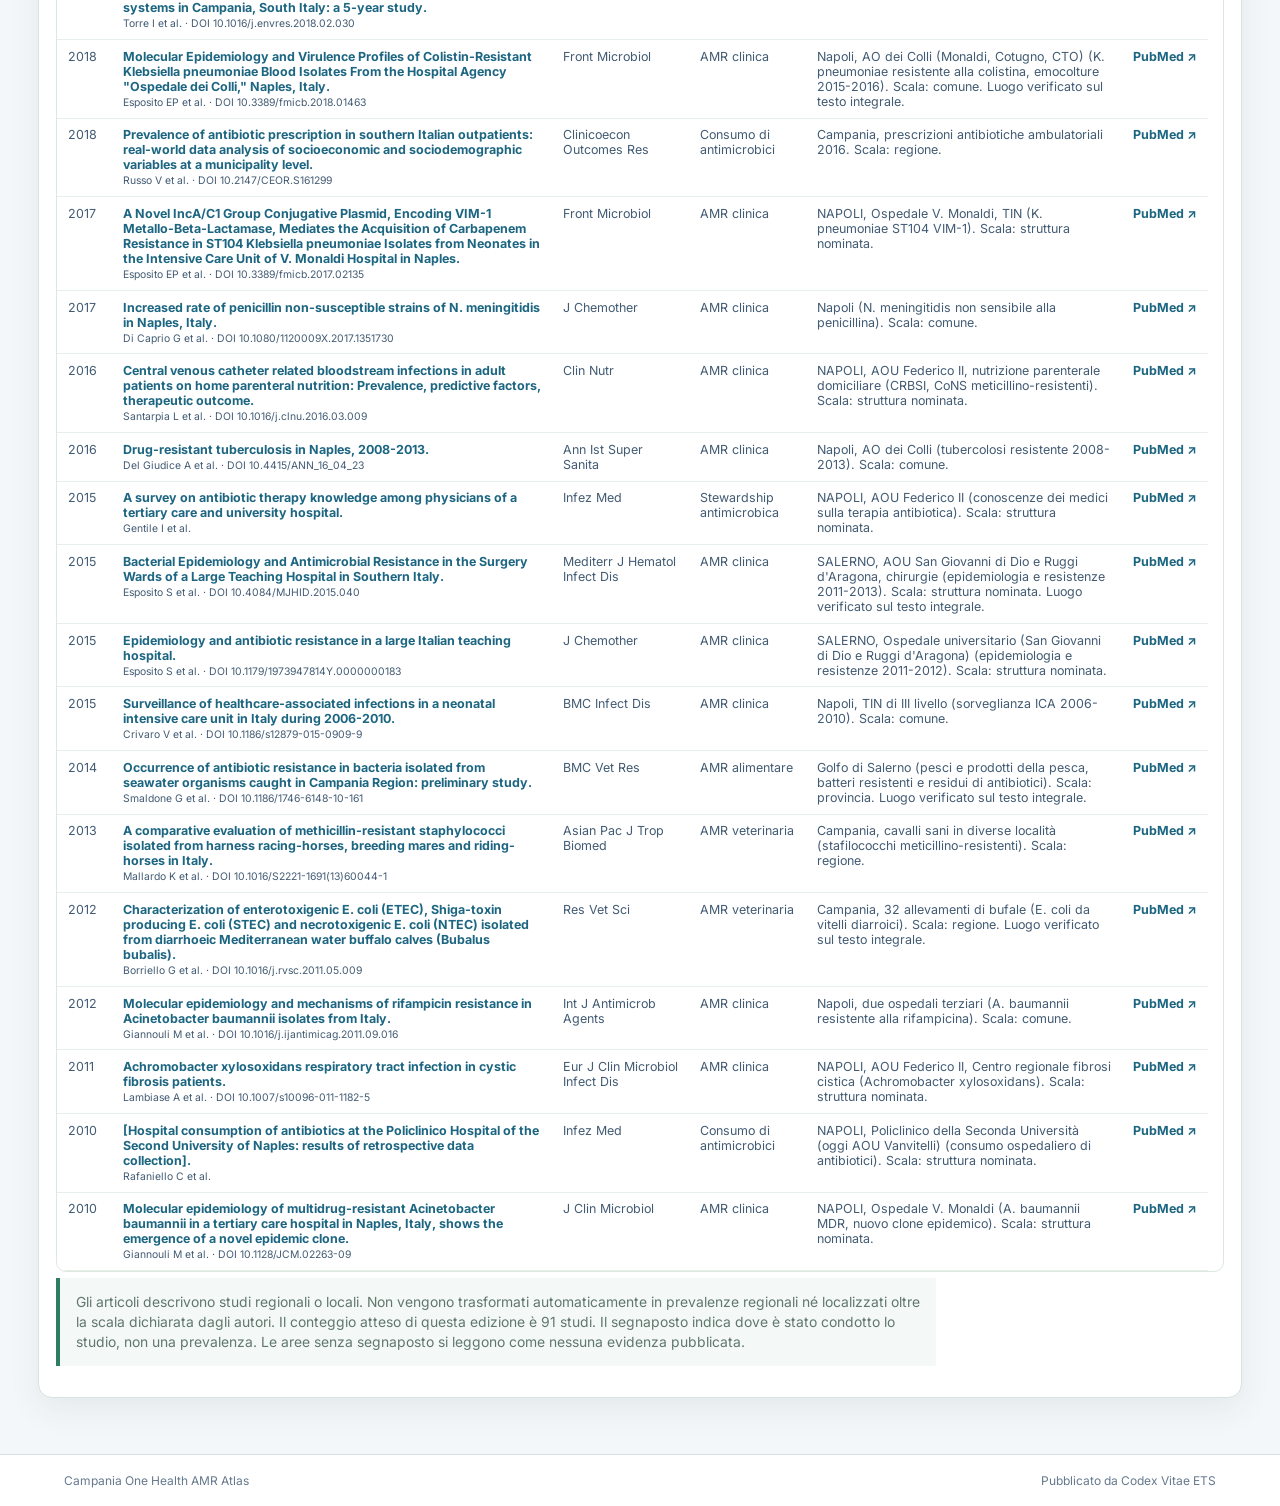
<file: publications.html>
<!doctype html>
<html lang="it">
<head>
  <meta charset="utf-8"><meta name="author" content="Codex Vitae ETS">
  <meta name="viewport" content="width=device-width, initial-scale=1">
  <title>Pubblicazioni · Campania One Health AMR Atlas</title>
  <link rel="icon" href="data:,">
  <link rel="stylesheet" href="assets/styles.css">
  <link rel="stylesheet" href="assets/regional-base.css">
</head>
<body class="evidence-page">
  <header class="global-site-header">
    <div class="global-header-inner">
      <a class="global-brand" href="index.html" aria-label="Campania One Health AMR Atlas"><span class="brand-code brand-code-icon" style="--brand-icon:url('public/brand/campania-region-mark.svg')" aria-hidden="true">CAM</span><span class="global-brand-name">Campania<br>One Health</span><span class="global-brand-divider" aria-hidden="true"></span><span class="global-brand-atlas">AMR<br>Atlas</span></a>
      <nav class="global-nav" aria-label="Navigazione principale"><a href="index.html">Atlante</a><a href="evidence.html">Evidenze</a><a class="active" href="publications.html">Pubblicazioni</a><a href="methodology.html">Metodo</a><a href="about.html">Progetto</a><a href="dissemination.html">Divulgazione</a></nav>
    </div>
  </header>
  <main class="evidence-shell"><header class="evidence-hero"><p class="section-kicker">BIBLIOGRAFIA CURATA</p><h1>Pubblicazioni e risorse</h1><p>Rapporti istituzionali e letteratura scientifica collegati all'edizione Campania, mantenuti distinti dai dataset cartografici. Sono inclusi 91 studi con collegamento territoriale esplicito: 36 su una struttura nominata, 18 su un comune, 11 su una provincia e 26 a scala regionale. Cinque strutture sono georiferite: Vanvitelli 12 studi, Federico II 5, Monaldi 3, Ruggi d'Aragona 15 e AORN Sant'Anna e San Sebastiano 1. Napoli conta 41 studi (le tre strutture e, per il resto, comune o provincia; Portici 1). Salerno conta 20 studi (Ruggi d'Aragona 15, provincia 4, Castellabate 1). Caserta conta 2 studi (AORN Sant'Anna e San Sebastiano e i presidi ASL). Uno studio sulle bufale copre Caserta e Salerno. Avellino conta 1 studio sui cinghiali. Benevento non ha studi con luogo provinciale esplicito. L'edizione pubblica anche AR-ISS 2024 (copertura 52,4%, rete regionale con 24 presidi, CC BY 4.0; attribuzione Istituto Superiore di Sanità), AIFA Open Data 2024, antibatterici J01 (CC BY 4.0; attribuzione Agenzia Italiana del Farmaco) e Si.Re.Ar. 2022 (riuso non commerciale con attribuzione, equivalente CC BY-NC-SA; attribuzione Regione Campania). I dati 2022 di Si.Re.Ar. non sono direttamente confrontabili con AR-ISS 2024. L'IZS del Mezzogiorno copre Campania e Calabria: sono inclusi solo gli studi che separano i dati campani.</p></header><section class="literature-section"><div class="data-digest-heading"><div><h2>Rapporti e fonti istituzionali</h2><p id="publication-summary">Caricamento del catalogo...</p></div></div><div class="table-wrap"><table class="literature-table"><thead><tr><th>Anno</th><th>Pubblicazione</th><th>Ente</th><th>Ambito</th><th>Uso nell'Atlante</th><th>Fonte</th></tr></thead><tbody id="publication-rows"></tbody></table></div><p class="governance-note">La presenza nel catalogo non implica che i relativi dati siano pubblicati: lo stato distingue dataset approvati e fonti di contesto. I materiali di dati.regione.campania.it, di ICAAROweb, delle ASL, dell'ARPAC, del catalogo open data dell'IZS del Mezzogiorno e il PDF OsMed non sono in questo elenco. AR-ISS e gli Open Data AIFA sono CC BY 4.0 e portano l'attribuzione dell'ente. Si.Re.Ar. 2022 è a riuso non commerciale con attribuzione e copyleft (equivalente CC BY-NC-SA): i dati 2022 non sono direttamente confrontabili con AR-ISS 2024.</p></section><section class="literature-section"><div class="data-digest-heading"><div><h2>Letteratura scientifica della Campania</h2><p id="literature-summary">Caricamento della letteratura...</p></div></div><div class="publication-filters"><label for="literature-search">Cerca titolo, autore o località<input id="literature-search" type="search" placeholder="es. Napoli, Vanvitelli, Ruggi, Salerno"></label><label for="literature-scope">Ambito<select id="literature-scope"><option value="ALL">Tutti gli ambiti</option></select></label></div><div class="table-wrap"><table class="literature-table"><thead><tr><th>Anno</th><th>Articolo</th><th>Rivista</th><th>Ambito</th><th>Collegamento territoriale</th><th>Fonte</th></tr></thead><tbody id="literature-rows"></tbody></table></div><p class="governance-note">Gli articoli descrivono studi regionali o locali. Non vengono trasformati automaticamente in prevalenze regionali né localizzati oltre la scala dichiarata dagli autori. Il conteggio atteso di questa edizione è 91 studi. Il segnaposto indica dove è stato condotto lo studio, non una prevalenza. Le aree senza segnaposto si leggono come nessuna evidenza pubblicata.</p></section></main>
  <footer><span>Campania One Health AMR Atlas</span><span>Pubblicato da Codex Vitae ETS</span></footer>
  <script src="atlas-config.js"></script><script src="assets/publications.js"></script>
  <script data-goatcounter="https://atlanteamr.goatcounter.com/count" async src="//gc.zgo.at/count.js"></script>
</body>
</html>
</file>
<file: assets/styles.css>
@import url('https://fonts.googleapis.com/css2?family=Inter:wght@400;500;600;700;800&family=Lora:wght@400;500;600;700&display=swap');
:root { color-scheme: light; font-family: Inter, ui-sans-serif, system-ui, sans-serif; }
* { box-sizing: border-box; }
body { margin: 0; color: #18302b; background: #f4f7f5; }
.site-header { display: flex; align-items: end; justify-content: space-between; gap: 1rem; padding: 1.25rem 1.5rem 1rem; background: #123b35; color: #f5fbf7; }
.eyebrow { margin: 0 0 .25rem; font-size: .72rem; letter-spacing: .12em; text-transform: uppercase; color: #abd5bf; }
h1 { margin: 0; font-size: clamp(1.8rem, 4vw, 2.8rem); line-height: 1; }
.subtitle { margin: .4rem 0 0; color: #c8e4d5; }
.status { padding: .45rem .7rem; border: 1px solid #528d73; border-radius: 999px; font-size: .78rem; white-space: nowrap; }
.site-nav { display: flex; gap: 1.35rem; align-items: center; padding: .65rem 1.5rem; background: #fff; border-bottom: 1px solid #d7e3dd; box-shadow: 0 2px 12px #17352c0b; }
.site-nav a { color: #46665c; text-decoration: none; font-size: .82rem; font-weight: 700; padding: .25rem 0; border-bottom: 2px solid transparent; }
.site-nav a:hover, .site-nav a.active { color: #123b35; border-bottom-color: #d2763b; }
main { max-width: 1500px; margin: 0 auto; padding: 0 1rem 1rem; }
.intro { padding: .8rem .25rem; color: #46665c; font-size: .9rem; }
.intro p { margin: 0; }
.atlas-grid { display: grid; grid-template-columns: 285px minmax(0, 1fr); gap: .8rem; }
#map { height: min(76vh, 780px); min-height: 520px; border: 1px solid #c9d8d0; border-radius: 14px; box-shadow: 0 14px 36px #17352c1f; }
.amr-panel { max-height: min(76vh, 780px); overflow: auto; padding: 1rem; border: 1px solid #d7e3dd; border-radius: 14px; background: #fff; box-shadow: 0 12px 32px #17352c12; }
.amr-panel h2 { margin: 0; color: #123b35; }
.amr-panel h3 { margin: 1.4rem 0 .5rem; font-size: .8rem; text-transform: uppercase; letter-spacing: .08em; color: #60776e; }
.panel-note { color: #60776e; font-size: .82rem; line-height: 1.4; }
.amr-panel label { display: block; margin: 1rem 0 .35rem; font-size: .8rem; font-weight: 600; }
.amr-panel select { width: 100%; padding: .5rem; border: 1px solid #b8cec3; border-radius: 6px; background: #f8fbf9; }
.amr-state { margin-top: 1rem; padding: .7rem .75rem; border-left: 3px solid #d2763b; border-radius: 0 8px 8px 0; background: #fff7ef; color: #4f3f2a; font-size: .8rem; line-height: 1.45; }
.dashboard-tools { display: flex; align-items: center; justify-content: space-between; gap: .5rem; margin-top: .65rem; }
.dashboard-tools button { border: 1px solid #9bb9aa; background: #fff; color: #1d6682; padding: .35rem .5rem; border-radius: 4px; cursor: pointer; font-size: .72rem; font-weight: 800; }
.dashboard-tools button:hover, .dashboard-tools button:focus-visible { border-color: #1d6682; background: #f2f8fb; }
#filter-status { color: #71877e; font-size: .7rem; text-align: right; }
.dashboard-metrics { display: grid; grid-template-columns: 1fr 1fr; gap: .55rem; margin-top: .7rem; }
.dashboard-metrics div { padding: .6rem .65rem; border-top: 2px solid #2f78b7; background: #f5fafc; }
.dashboard-metrics strong { display: block; color: #123b35; font-size: 1.15rem; }
.dashboard-metrics span { display: block; color: #60776e; font-size: .67rem; }
.filtered-evidence { margin-top: 1rem; padding-top: .75rem; border-top: 1px solid #d7e3dd; }
.filtered-heading { display: flex; justify-content: space-between; align-items: baseline; gap: .5rem; }
.filtered-heading h3 { margin: 0; }
#filtered-count { color: #71877e; font-size: .7rem; }
.filtered-row { display: flex; justify-content: space-between; gap: .5rem; padding: .55rem 0; border-bottom: 1px solid #e3ece7; color: #1d6682; text-decoration: none; }
.filtered-row:hover { background: #f5fafc; }
.filtered-row strong { display: block; color: #21443a; font-size: .75rem; }
.filtered-row small { display: block; margin-top: .14rem; color: #71877e; font-size: .67rem; line-height: 1.25; }
.filtered-row em { flex: 0 0 auto; color: #1d6682; font-size: .64rem; font-style: normal; font-weight: 800; text-align: right; }
.empty-filter, .more-filter { margin: .55rem 0; color: #71877e; font-size: .72rem; line-height: 1.35; }
.layer-hint { display: grid; gap: .45rem; }
.layer-hint p { margin: 0; }
.layer-hint button { width: 100%; border: 1px solid #65a4ce; border-radius: 4px; background: #0b3a6b; color: #dff6fb; padding: .48rem .55rem; cursor: pointer; font: inherit; font-size: .68rem; font-weight: 800; text-align: left; }
.layer-hint button:hover, .layer-hint button:focus-visible { background: #10487d; outline: 0; }
.layer-hint.compact { margin-top: .65rem; padding-top: .65rem; border-top: 1px solid #ffffff1f; }
.evidence-card { margin-top: .6rem; padding: .75rem; border: 1px solid #dbe7df; border-radius: 10px; background: linear-gradient(180deg, #ffffff 0%, #f7faf8 100%); font-size: .78rem; line-height: 1.45; box-shadow: 0 1px 0 #ffffff inset; }
.evidence-card strong { display: block; margin-bottom: .2rem; color: #123b35; font-size: .82rem; }
.evidence-card small { color: #657a71; }
.evidence-table { width: 100%; margin-top: .45rem; border-collapse: collapse; font-size: .7rem; }
.evidence-table th, .evidence-table td { padding: .18rem; text-align: left; border-bottom: 1px solid #dbe7df; }
.source-links { padding-left: 1.1rem; margin: 0; font-size: .85rem; line-height: 1.8; }
.literature-section { margin-top: 1rem; padding: 1.05rem; border: 1px solid #d7e3dd; border-radius: 14px; background: #fff; box-shadow: 0 12px 32px #17352c12; }
.literature-section h2 { margin: 0; font-size: 1.05rem; color: #123b35; letter-spacing: -.01em; }
.literature-section p { margin: .35rem 0 .9rem; max-width: 880px; color: #60776e; font-size: .87rem; line-height: 1.45; }
.table-wrap { max-height: 360px; overflow: auto; border: 1px solid #dbe7df; border-radius: 10px; background: #fff; scrollbar-gutter: stable; scrollbar-width: auto; scrollbar-color: #3d6f8c #e4edf3; }
.table-wrap::-webkit-scrollbar { width: 14px; height: 14px; }
.table-wrap::-webkit-scrollbar-track { background: #e4edf3; }
.table-wrap::-webkit-scrollbar-thumb { background: #3d6f8c; border-radius: 8px; border: 2px solid #e4edf3; }
.evidence-page .table-wrap { max-height: none; overflow-x: auto; overflow-y: visible; }
.literature-table { width: 100%; border-collapse: separate; border-spacing: 0; font-size: .78rem; background: #fff; }
.literature-table th, .literature-table td { padding: .55rem .65rem; text-align: left; vertical-align: top; border-bottom: 1px solid #e7efe9; }
.literature-table th { position: sticky; top: 0; background: #f1f6f3; color: #31574e; font-size: .68rem; text-transform: uppercase; letter-spacing: .06em; font-weight: 700; }
.literature-table tbody tr:hover { background: #f8fbf9; }
.literature-table a { color: #1d6682; font-weight: 700; text-decoration: none; }
.table-action, .inline-action { display: inline-block; margin-top: .35rem; color: #1d6682; font-weight: 800; text-decoration: none; }
.literature-table th:last-child, .literature-table td:last-child { white-space: nowrap; }
.evidence-card#literature-card { border: 0; padding-left: 0; padding-right: 0; background: transparent; box-shadow: none; }
.evidence-page { background: #f5f8f7; }
.header-back { color: #e8f5ee; font-weight: 700; text-decoration: none; font-size: .84rem; }
.evidence-shell { max-width: 1220px; margin: 0 auto; padding: 2rem 1.25rem 3rem; }
.back-link { display: inline-block; color: #1d6682; font-size: .82rem; font-weight: 800; text-decoration: none; margin-bottom: 1.3rem; }
.evidence-heading { display: flex; justify-content: space-between; gap: 2rem; align-items: end; padding-bottom: 1.55rem; border-bottom: 1px solid #cfded7; }
.section-kicker { margin: 0 0 .45rem; color: #c16f24; font-size: .68rem; font-weight: 800; letter-spacing: .14em; }
.evidence-heading h2 { max-width: 820px; margin: 0; color: #123b35; font-size: clamp(1.8rem, 4vw, 3.1rem); letter-spacing: -.035em; line-height: 1.06; }
.evidence-subtitle { margin: .65rem 0 0; color: #60776e; font-size: 1rem; }
.tag-list { display: flex; flex-wrap: wrap; justify-content: flex-end; gap: .4rem; }
.tag-list span { padding: .35rem .55rem; border: 1px solid #cbded4; color: #31574e; background: #fff; border-radius: 4px; font-size: .72rem; font-weight: 700; }
.evidence-layout { display: grid; grid-template-columns: minmax(0, 1fr) 285px; gap: 2.4rem; padding-top: 1.8rem; }
.evidence-article { min-width: 0; }
.evidence-article section { padding: 0 0 1.6rem; margin-bottom: 1.55rem; border-bottom: 1px solid #d7e3dd; }
.evidence-article h3, .directory-layout h3 { margin: 0 0 .7rem; color: #123b35; font-size: 1.05rem; }
.evidence-article p { max-width: 780px; margin: .45rem 0; color: #46665c; line-height: 1.65; }
.callout { padding: .8rem 1rem; border-left: 3px solid #d2763b; background: #fffaf4; color: #4f3f2a !important; }
.fact-list { margin: 0; display: grid; gap: .7rem; }
.fact-list div { display: grid; grid-template-columns: 150px 1fr; gap: 1rem; padding-bottom: .55rem; border-bottom: 1px solid #e3ece7; }
.fact-list dt { color: #71877e; font-size: .72rem; text-transform: uppercase; letter-spacing: .06em; font-weight: 800; }
.fact-list dd { margin: 0; color: #21443a; font-size: .88rem; }
.evidence-rail { display: flex; flex-direction: column; gap: .85rem; }
.source-box { padding: 1rem; border-top: 3px solid #2f78b7; background: #fff; box-shadow: 0 8px 20px #17352c0d; }
.source-box h3 { margin: 0 0 .65rem; color: #123b35; font-size: .82rem; text-transform: uppercase; letter-spacing: .07em; }
.source-box p { margin: .35rem 0; color: #60776e; font-size: .82rem; line-height: 1.45; }
.source-link { display: inline-block; margin-top: .55rem; color: #1d6682; font-size: .82rem; font-weight: 800; text-decoration: none; }
.button-link { display: inline-block; margin-top: .65rem; padding: .5rem .75rem; border: 1px solid #2f78b7; color: #1d6682; font-size: .78rem; font-weight: 800; text-decoration: none; background: #f7fbfd; }
.metric-grid { display: grid; grid-template-columns: repeat(3, minmax(0, 1fr)); gap: .7rem; }
.metric-grid div { padding: .9rem; background: #fff; border-top: 3px solid #2f78b7; }
.metric-grid strong { display: block; color: #123b35; font-size: 1.45rem; }
.metric-grid span { display: block; margin-top: .2rem; color: #60776e; font-size: .75rem; line-height: 1.3; }
.result-table-wrap { overflow: auto; background: #fff; border: 1px solid #d7e3dd; }
.result-table { width: 100%; border-collapse: collapse; font-size: .78rem; }
.result-table th, .result-table td { padding: .55rem .65rem; text-align: left; border-bottom: 1px solid #e2ece7; }
.result-table th { background: #eef5f2; color: #31574e; font-size: .68rem; text-transform: uppercase; letter-spacing: .05em; }
.directory-layout { display: grid; grid-template-columns: 1fr 1fr; gap: 2rem; padding-top: 1.8rem; }
.directory-list { display: flex; flex-direction: column; border-top: 1px solid #cfded7; }
.directory-row { display: flex; justify-content: space-between; gap: 1rem; padding: .9rem .15rem; border-bottom: 1px solid #d7e3dd; color: #1d6682; text-decoration: none; }
.directory-row strong { display: block; color: #123b35; font-size: .86rem; line-height: 1.3; }
.directory-row small { display: block; margin-top: .25rem; color: #71877e; font-size: .74rem; }
.directory-row > span:last-child { flex: 0 0 auto; font-size: .74rem; font-weight: 800; }
.loading-state, .empty-state { padding: 3rem 0; color: #60776e; }
.method-shell { max-width: 1180px; }
.method-grid { display: grid; grid-template-columns: repeat(4, minmax(0, 1fr)); gap: .85rem; padding: 1.4rem 0 1rem; }
.method-grid article { padding: 1rem; border-top: 3px solid #2f78b7; background: #fff; box-shadow: 0 8px 20px #17352c0d; }
.method-grid h3, .method-section h3 { margin: 0 0 .65rem; color: #123b35; font-size: .95rem; }
.method-grid p, .method-section p { margin: 0; color: #46665c; font-size: .88rem; line-height: 1.62; }
.method-section { padding: 1.2rem 0; border-top: 1px solid #d7e3dd; }
.method-section.two-col { display: grid; grid-template-columns: 1fr 1fr; gap: 2rem; }
.method-table-wrap { overflow: auto; border: 1px solid #d7e3dd; background: #fff; }
.method-section code { padding: .08rem .25rem; background: #eef5f2; color: #123b35; border-radius: 3px; }
.method-section-heading { max-width: 760px; }
.method-section-heading h3 { margin: .2rem 0 .45rem; font-size: 1.08rem; color: #123b35; }
.efsa-method { border-top: 1px solid #cbded7; }
.threshold-scale { display: grid; grid-template-columns: repeat(8, minmax(0, 1fr)); gap: .25rem; margin: 1rem 0; }
.threshold-scale span { min-height: 64px; padding: .6rem .45rem; display: flex; flex-direction: column; justify-content: center; gap: .25rem; color: #082f2c; font-size: .72rem; font-weight: 850; line-height: 1.15; text-transform: uppercase; background: linear-gradient(180deg, #eef8f2, #c8ead5); border: 1px solid #d7e3dd; }
.threshold-scale span:nth-child(2) { background: #edf8ef; }
.threshold-scale span:nth-child(3) { background: #d9f0d3; }
.threshold-scale span:nth-child(4) { background: #b7e3b1; }
.threshold-scale span:nth-child(5) { background: #fee08b; }
.threshold-scale span:nth-child(6) { background: #fdae61; }
.threshold-scale span:nth-child(7) { background: #f46d43; color: #fff; }
.threshold-scale span:nth-child(8) { background: #a50026; color: #fff; }
.threshold-scale small { font-size: .68rem; font-weight: 650; text-transform: none; opacity: .82; }
.threshold-scale .threshold-muted { background: #eef2f3; color: #61736f; }
.method-note-grid { display: grid; grid-template-columns: repeat(3, minmax(0, 1fr)); gap: .85rem; margin-top: .85rem; }
.method-note-grid article { padding: .9rem; background: #fff; border-left: 3px solid #2f78b7; box-shadow: 0 8px 20px #17352c0d; }
.method-note-grid h4 { margin: 0 0 .45rem; color: #123b35; font-size: .86rem; }
.method-links { margin-top: .9rem !important; font-size: .8rem !important; }
.method-links a { color: #087d9c; font-weight: 750; text-decoration: none; }
.method-links a:hover { text-decoration: underline; }
.glass-method { border-top-color: #d3dfec; }
.glass-grid article { border-left-color: #315f9e; }
.glass-indicators { display: grid; grid-template-columns: repeat(3, minmax(0, 1fr)); gap: .85rem; margin-top: .9rem; }
.glass-indicators span { padding: .9rem; background: #f6f9fd; border: 1px solid #d8e4f0; color: #46657f; font-size: .8rem; line-height: 1.48; }
.glass-indicators strong { color: #143b60; font-size: .78rem; letter-spacing: .05em; text-transform: uppercase; }
@media (max-width: 900px) { .atlas-grid { grid-template-columns: 1fr; } .amr-panel { order: 2; } #map { order: 1; } }
footer { display: flex; justify-content: space-between; gap: 1rem; padding: .75rem .25rem; color: #60776e; font-size: .75rem; }
.leaflet-control-layers, .leaflet-popup-content-wrapper { border-radius: 10px; }
.leaflet-control-layers { border: 1px solid #d7e3dd !important; box-shadow: 0 8px 24px #17352c24 !important; font-size: .78rem; }
.leaflet-control-layers label { line-height: 1.35; margin: .18rem 0; }
.layer-group-label { font-weight: 700; color: #244f68; }
.layer-swatch { display: inline-block; width: .62rem; height: .62rem; margin: 0 .35rem 0 .1rem; border-radius: 999px; vertical-align: -1px; box-shadow: 0 0 0 1px #ffffff, 0 0 0 2px #0000001f; }
@media (max-width: 700px) { .site-header, footer { align-items: flex-start; flex-direction: column; } #map { min-height: 470px; } }
@media (max-width: 760px) { .site-nav { gap: .85rem; padding-inline: 1rem; overflow-x: auto; } .site-header { padding-inline: 1rem; } .evidence-heading { display: block; } .tag-list { justify-content: flex-start; margin-top: 1rem; } .evidence-layout, .directory-layout { grid-template-columns: 1fr; gap: 1.2rem; } .fact-list div { grid-template-columns: 1fr; gap: .2rem; } .metric-grid { grid-template-columns: 1fr; } .evidence-shell { padding-inline: 1rem; } }

/* Public atlas dashboard: scoped so evidence pages keep their editorial layout. */
body.atlas-dashboard { min-height: 100vh; background: #edf2f7; color: #15314f; }
.atlas-dashboard .dashboard-shell { min-height: 100vh; display: grid; grid-template-columns: 292px minmax(0, 1fr); }
.atlas-dashboard .dashboard-sidebar { position: sticky; top: 0; height: 100vh; overflow: hidden; display: flex; flex-direction: column; background: #062c56; color: #f4f9ff; box-shadow: 12px 0 32px #07213a1f; z-index: 20; }
.atlas-brand { display: flex; align-items: center; gap: .85rem; min-height: 104px; padding: 1.55rem 1.65rem 1.25rem; color: #fff; text-decoration: none; border-bottom: 1px solid #ffffff20; }
.atlas-brand strong { display: block; font-size: 1.02rem; line-height: 1.04; letter-spacing: -.025em; }
.atlas-brand small { display: block; margin-top: .26rem; color: #82d9e6; font-size: .7rem; letter-spacing: .12em; font-weight: 800; text-transform: uppercase; }
.brand-mark { width: 33px; height: 45px; display: grid; grid-template-columns: repeat(3, 1fr); grid-auto-rows: 8px; gap: 3px; transform: rotate(8deg); }
.brand-mark i { display: block; border-radius: 2px; background: #49c8db; }
.brand-mark i:nth-child(1), .brand-mark i:nth-child(3), .brand-mark i:nth-child(7) { opacity: .35; }
.brand-mark i:nth-child(2) { grid-column: 2 / 4; }.brand-mark i:nth-child(4) { grid-column: 1 / 3; }.brand-mark i:nth-child(5) { grid-column: 2 / 4; }.brand-mark i:nth-child(6) { grid-column: 1 / 3; }
.sidebar-scroll { overflow: auto; padding: 1.6rem 1.35rem 2rem; scrollbar-color: #4b769c #062c56; }
.sidebar-kicker, .atlas-dashboard .rail-kicker { margin: 0 0 .7rem; color: #5bd3e3; font-size: .66rem; font-weight: 800; letter-spacing: .16em; text-transform: uppercase; }
.atlas-dashboard .panel-note { margin: 0 0 1.25rem; color: #b5c9df; font-size: .76rem; line-height: 1.48; }
.atlas-dashboard .dashboard-sidebar label { display: block; color: #e7f1fb; margin: 1.05rem 0 .42rem; font-size: .72rem; font-weight: 750; }
.atlas-dashboard .dashboard-sidebar select { appearance: none; width: 100%; min-height: 40px; border: 1px solid #6d9bbf; border-radius: 5px; background: #0b3a6b; color: #f3f8ff; padding: .55rem .65rem; font-size: .78rem; font-family: inherit; }
.atlas-dashboard .dashboard-sidebar select:focus-visible { outline: 2px solid #55d0df; outline-offset: 2px; }
.atlas-dashboard .dashboard-sidebar option { color: #15314f; background: #fff; }
.atlas-dashboard .amr-panel { max-height: none; overflow: visible; padding: 0; border: 0; border-radius: 0; background: transparent; box-shadow: none; color: #f3f8ff; }
.atlas-dashboard .amr-panel h2 { display: none; }
.atlas-dashboard .amr-panel h3 { color: #91b6d5; font-size: .67rem; letter-spacing: .13em; }
.atlas-dashboard .amr-panel label { color: #e7f1fb; margin: 1.05rem 0 .42rem; font-size: .72rem; font-weight: 750; }
.atlas-dashboard .amr-panel select { appearance: none; min-height: 40px; border: 1px solid #6d9bbf; border-radius: 5px; background: #0b3a6b; color: #f3f8ff; padding: .55rem .65rem; font-size: .78rem; }
.atlas-dashboard .amr-panel option { color: #15314f; background: #fff; }
.atlas-dashboard .amr-state { margin-top: .85rem; border-left: 2px solid #4dc6d9; border-radius: 0; background: #0a3968; color: #d9ebfb; font-size: .73rem; }
.atlas-dashboard .dashboard-tools { margin-top: .7rem; align-items: flex-start; }
.atlas-dashboard .dashboard-tools button { border-color: #65a4ce; border-radius: 4px; background: transparent; color: #dff6fb; }
.atlas-dashboard .dashboard-tools button:hover { background: #0b3a6b; }
.atlas-dashboard #filter-status { color: #9ebbd6; font-size: .64rem; }
.atlas-dashboard .dashboard-metrics { gap: .4rem; margin-top: .9rem; }
.atlas-dashboard .dashboard-metrics div { padding: .62rem; border-top: 2px solid #55d0df; background: #0b3a6b; }
.atlas-dashboard .dashboard-metrics strong { color: #fff; font-size: 1.12rem; }.atlas-dashboard .dashboard-metrics span { color: #b9cce0; font-size: .64rem; }
.atlas-dashboard .time-profile { margin-top: 1rem; padding-top: .85rem; border-top: 1px solid #ffffff1f; }
.atlas-dashboard .filtered-heading { color: #d8eafa; }.atlas-dashboard #filtered-count, .atlas-dashboard .time-profile .filtered-heading span { color: #8eb3d4; font-size: .66rem; }
.time-distribution { display: grid; gap: .42rem; margin-top: .6rem; }
.time-row { display: grid; grid-template-columns: 62px minmax(0, 1fr) 16px; gap: .42rem; align-items: center; color: #b9cde0; font-size: .63rem; }
.time-row i { display: block; height: 6px; overflow: hidden; background: #1b4c79; border-radius: 10px; }.time-row b { display: block; height: 100%; min-width: 2px; background: #4bc9d9; border-radius: inherit; }.time-row strong { color: #e5f7fa; font-size: .65rem; text-align: right; }
.atlas-dashboard .filtered-evidence { margin-top: 1rem; border-color: #ffffff1f; }.atlas-dashboard .filtered-row { width: 100%; align-items: flex-start; padding: .58rem 0; border: 0; border-bottom: 1px solid #ffffff16; background: transparent; color: inherit; cursor: pointer; text-align: left; font-family: inherit; }.atlas-dashboard .filtered-row:hover { background: #0b3a6b; }.atlas-dashboard .filtered-row strong { color: #eef8ff; }.atlas-dashboard .filtered-row small { color: #9cb9d3; }.atlas-dashboard .filtered-row em { color: #67d1df; }
.atlas-dashboard .empty-filter, .atlas-dashboard .more-filter { color: #a9c0d7; }.atlas-dashboard .evidence-card { border-color: #ffffff1e; border-radius: 5px; background: #0b3a6b; box-shadow: none; color: #dceaf7; }.atlas-dashboard .evidence-card strong { color: #fff; }.atlas-dashboard .evidence-card small { color: #b7cae0; }.atlas-dashboard .evidence-table th, .atlas-dashboard .evidence-table td { border-color: #ffffff1d; }.atlas-dashboard .source-links { color: #dceafa; }.atlas-dashboard .source-links a { color: #74d7e3; }
.atlas-dashboard .dashboard-workspace { min-width: 0; }.atlas-dashboard .workspace-topbar { height: 65px; display: flex; align-items: center; justify-content: space-between; gap: 1rem; padding: 0 2.15rem; background: #fff; border-bottom: 1px solid #dbe5ef; }.atlas-dashboard .workspace-nav { display: flex; gap: 1.55rem; height: 100%; align-items: center; }.atlas-dashboard .workspace-nav a { height: 100%; display: flex; align-items: center; border-bottom: 3px solid transparent; color: #5a7189; text-decoration: none; font-size: .78rem; font-weight: 750; }.atlas-dashboard .workspace-nav a.active, .atlas-dashboard .workspace-nav a:hover { color: #0c5078; border-bottom-color: #46bfd0; }.atlas-dashboard .status { border-color: #c9dce9; color: #48657f; background: #f8fbfd; }
.atlas-dashboard .workspace-main { max-width: none; margin: 0; padding: 2rem 2.15rem 1.2rem; }.atlas-dashboard .intro { display: flex; justify-content: space-between; align-items: end; gap: 2rem; padding: 0 0 1.5rem; }.atlas-dashboard .intro h1 { color: #10375c; font-size: clamp(1.85rem, 3vw, 2.65rem); letter-spacing: -.04em; }.atlas-dashboard .intro > p:last-child { max-width: 500px; margin: 0; color: #667f96; font-size: .83rem; line-height: 1.55; }.atlas-dashboard .section-kicker { color: #1595aa; }
.atlas-dashboard .overview-strip { display: grid; grid-template-columns: repeat(5, minmax(0, 1fr)); gap: .65rem; margin: 0 0 1rem; }
.atlas-dashboard .overview-strip div { padding: .85rem .9rem; border: 1px solid #d5e1eb; border-radius: 8px; background: #fff; box-shadow: 0 10px 24px #183a5a0a; }
.atlas-dashboard .overview-strip strong { display: block; color: #10375c; font-size: 1.28rem; line-height: 1; }
.atlas-dashboard .overview-strip span { display: block; margin-top: .35rem; color: #667f96; font-size: .68rem; font-weight: 800; letter-spacing: .04em; text-transform: uppercase; }
.atlas-dashboard .atlas-grid { display: grid; grid-template-columns: minmax(0, 1fr) 285px; gap: 1rem; }.atlas-dashboard .map-stage { min-width: 0; overflow: hidden; border: 1px solid #d5e1eb; border-radius: 8px; background: #fff; box-shadow: 0 14px 32px #183a5a10; }.atlas-dashboard #map { height: min(65vh, 650px); min-height: 520px; border: 0; border-radius: 0; box-shadow: none; }.atlas-dashboard .results-rail { padding: 1.25rem; background: #fff; border: 1px solid #d5e1eb; border-radius: 8px; box-shadow: 0 14px 32px #183a5a0d; }.atlas-dashboard .results-rail h2 { margin: 0 0 .85rem; color: #133b60; font-size: .96rem; }.selected-evidence { color: #617a91; font-size: .78rem; line-height: 1.55; }.selected-evidence p { margin: 0 0 .85rem; }.selected-evidence h3 { margin: 0 0 .45rem; color: #174a70; font-size: .88rem; }.selected-evidence dl { display: grid; gap: .5rem; margin: .9rem 0 0; }.selected-evidence dl div { padding-top: .5rem; border-top: 1px solid #e5edf3; }.selected-evidence dt { color: #7890a5; font-size: .63rem; font-weight: 800; letter-spacing: .07em; text-transform: uppercase; }.selected-evidence dd { margin: .14rem 0 0; color: #345a78; font-size: .72rem; }.rail-link { display: inline-flex; gap: .5rem; align-items: center; margin-top: 1rem; color: #087d9c; font-size: .75rem; font-weight: 800; text-decoration: none; }.rail-link span { font-size: 1rem; }
.atlas-dashboard .temporal-strip { display: flex; justify-content: space-between; gap: 2rem; align-items: end; margin-top: 1rem; padding: 1.25rem 1.4rem; background: #e8f4f7; border-left: 3px solid #48c0d0; }.atlas-dashboard .temporal-strip h2 { margin: 0; color: #153e62; font-size: 1rem; }.atlas-dashboard .temporal-strip p:last-child { max-width: 500px; margin: 0; color: #638096; font-size: .76rem; line-height: 1.45; }
.atlas-dashboard .data-digest { margin-top: 1rem; padding: 1.25rem 1.4rem; border: 1px solid #d5e1eb; border-radius: 8px; background: #fff; box-shadow: 0 10px 28px #183a5a0b; }
.atlas-dashboard .data-digest-heading { display: flex; align-items: end; justify-content: space-between; gap: 1rem; padding-bottom: .85rem; border-bottom: 1px solid #e2ebf2; }
.atlas-dashboard .data-digest-heading h2 { margin: 0; color: #143b60; font-size: 1rem; letter-spacing: -.01em; }
.atlas-dashboard .data-digest-heading a { color: #087d9c; font-size: .74rem; font-weight: 800; text-decoration: none; }
.atlas-dashboard .digest-grid { display: grid; grid-template-columns: minmax(0, 1.35fr) minmax(280px, .65fr); gap: 1rem; padding-top: 1rem; }
.atlas-dashboard .digest-group { min-width: 0; }
.atlas-dashboard .digest-group h3 { margin: 0 0 .6rem; color: #6a8197; font-size: .68rem; font-weight: 850; letter-spacing: .11em; text-transform: uppercase; }
.atlas-dashboard .data-digest .evidence-card { margin-top: .5rem; border: 1px solid #e0e8ef; border-radius: 6px; background: #f9fbfd; color: #385b78; box-shadow: none; }
.atlas-dashboard .data-digest .evidence-card strong { color: #143b60; font-size: .8rem; }
.atlas-dashboard .data-digest .evidence-card small { color: #657e95; }
.atlas-dashboard .data-digest .evidence-table th, .atlas-dashboard .data-digest .evidence-table td { border-color: #dfe8ef; }
.atlas-dashboard .source-panel { margin-top: .9rem; border-top: 1px solid #e2ebf2; color: #4c6a84; }
.atlas-dashboard .source-panel summary { padding-top: .85rem; cursor: pointer; color: #143b60; font-size: .78rem; font-weight: 850; }
.atlas-dashboard .source-panel .source-links { columns: 2; column-gap: 2rem; margin-top: .65rem; color: #4d6b85; font-size: .78rem; }
.atlas-dashboard .source-panel .source-links a { color: #087d9c; }
.atlas-dashboard .benchmark-links { margin-top: .9rem; padding: .85rem; border: 1px solid #d8e7ee; border-radius: 6px; background: #f6fbfd; font-size: .76rem; line-height: 1.5; }
.atlas-dashboard .benchmark-links strong { display: block; color: #143b60; font-size: .74rem; letter-spacing: .08em; text-transform: uppercase; }
.atlas-dashboard .benchmark-links p { margin: .3rem 0 .55rem; color: #5e778d; }
.atlas-dashboard .benchmark-links a { display: inline-flex; margin: 0 .75rem .25rem 0; color: #087d9c; font-weight: 800; text-decoration: none; }
.atlas-dashboard .benchmark-links a:hover { text-decoration: underline; }
.atlas-dashboard .literature-section { margin-top: 1rem; border-radius: 8px; border-color: #d5e1eb; box-shadow: 0 10px 28px #183a5a0b; }.atlas-dashboard .literature-section h2 { color: #143b60; }.atlas-dashboard .literature-section p { color: #617a91; }.atlas-dashboard .table-wrap { border-color: #d9e4ed; }.atlas-dashboard footer { color: #607890; }
.atlas-dashboard .leaflet-control-layers { max-height: calc(100vh - 180px); overflow: auto; border-radius: 6px; border-color: #cddbe6 !important; }.atlas-dashboard .leaflet-popup-content-wrapper { border-radius: 6px; }
@media (max-width: 1120px) { .atlas-dashboard .atlas-grid { grid-template-columns: minmax(0, 1fr) 230px; }.atlas-dashboard .workspace-main { padding-inline: 1.35rem; }.atlas-dashboard .workspace-topbar { padding-inline: 1.35rem; } }
@media (max-width: 1120px) { .atlas-dashboard .digest-grid { grid-template-columns: 1fr; }.atlas-dashboard .source-panel .source-links { columns: 1; }.atlas-dashboard .overview-strip { grid-template-columns: repeat(3, minmax(0, 1fr)); }.method-grid { grid-template-columns: repeat(2, minmax(0, 1fr)); }.threshold-scale { grid-template-columns: repeat(4, minmax(0, 1fr)); }.method-note-grid, .glass-indicators { grid-template-columns: 1fr; } }
@media (max-width: 880px) { .atlas-dashboard .dashboard-shell { display: block; }.atlas-dashboard .dashboard-sidebar { position: static; width: auto; height: auto; }.atlas-brand { min-height: 82px; }.sidebar-scroll { max-height: 460px; }.atlas-dashboard .atlas-grid { grid-template-columns: 1fr; }.atlas-dashboard .results-rail { min-height: 180px; }.atlas-dashboard #map { height: 550px; }.atlas-dashboard .intro, .atlas-dashboard .temporal-strip, .atlas-dashboard .data-digest-heading { align-items: flex-start; flex-direction: column; gap: .7rem; }.atlas-dashboard .overview-strip, .method-grid, .method-section.two-col { grid-template-columns: 1fr; }.atlas-dashboard .workspace-main { padding: 1.25rem 1rem; }.atlas-dashboard .workspace-topbar { padding-inline: 1rem; }.atlas-dashboard .workspace-nav { gap: .8rem; overflow-x: auto; }.atlas-dashboard .workspace-nav a { font-size: .7rem; } }

/* Outreach pathway: restrained scientific editorial system. */
.outreach-page { background: #f7f8fa; color: #172b43; }
.outreach-page .site-header { background: #102a43; }
.outreach-page .site-nav { box-shadow: none; border-bottom-color: #d9e0e7; }
.outreach-page .site-nav a { color: #526579; }
.outreach-page .site-nav a:hover, .outreach-page .site-nav a.active { color: #102a43; border-bottom-color: #2e6f95; }
.outreach-shell { max-width: 1220px; margin: 0 auto; padding: 2rem 1.25rem 3rem; }
.outreach-intro { display: grid; grid-template-columns: minmax(0, 1fr) 230px; align-items: end; gap: 2rem; padding-bottom: 1.65rem; border-bottom: 1px solid #cfd8e2; }
.outreach-intro h2 { max-width: 820px; margin: 0; color: #102a43; font-family: Georgia, Cambria, serif; font-size: clamp(1.8rem, 4vw, 3.1rem); font-weight: 600; line-height: 1.08; letter-spacing: -.025em; }
.outreach-intro p { max-width: 780px; margin: .7rem 0 0; color: #53687c; line-height: 1.65; }
.outreach-intro .outreach-status { margin: 0; padding: .85rem 0 .85rem 1rem; border-left: 2px solid #2e6f95; color: #65788a; font-size: .78rem; line-height: 1.55; }
.outreach-status strong { color: #102a43; font-size: .86rem; }
.outreach-workspace { display: grid; grid-template-columns: 285px minmax(0, 1fr); gap: 2.15rem; padding-top: 1.7rem; }
.outreach-index { align-self: start; border-top: 2px solid #102a43; }
.outreach-index-row { display: grid; grid-template-columns: 34px minmax(0, 1fr); width: 100%; gap: .65rem; padding: .8rem .45rem; border: 0; border-bottom: 1px solid #d6dee7; color: #405870; background: transparent; text-align: left; font: inherit; cursor: pointer; }
.outreach-index-row:hover { color: #102a43; background: #edf2f6; }
.outreach-index-row.is-active { color: #102a43; background: #e8f0f5; box-shadow: inset 3px 0 #2e6f95; }
.outreach-index-row strong { color: #2e6f95; font-size: .78rem; letter-spacing: .04em; }
.outreach-index-row span { font-size: .86rem; font-weight: 750; line-height: 1.32; }
.outreach-detail { min-width: 0; padding: 1.8rem 2rem 1.4rem; border: 1px solid #d1dbe5; background: #fff; box-shadow: none; }
.outreach-progress { display: grid; grid-template-columns: auto minmax(120px, 230px); justify-content: end; align-items: center; gap: 1rem; color: #2e6f95; font-size: .78rem; font-weight: 800; }
.outreach-progress i { height: 4px; overflow: hidden; background: #e0e7ee; border-radius: 99px; }
.outreach-progress b { display: block; height: 100%; background: #2e6f95; border-radius: inherit; transition: width .18s ease; }
.outreach-number { margin: 1.6rem 0 .45rem; color: #2e6f95; font-size: .69rem; font-weight: 800; letter-spacing: .13em; }
.outreach-detail h2 { max-width: 770px; margin: 0; color: #102a43; font-family: Georgia, Cambria, serif; font-size: clamp(2rem, 4vw, 3.45rem); font-weight: 600; line-height: 1.05; letter-spacing: -.03em; }
.outreach-summary { max-width: 720px; margin: .9rem 0 1.65rem; color: #53687c; font-size: 1.03rem; line-height: 1.65; }
.outreach-detail-grid { display: grid; grid-template-columns: 1fr 1.18fr; border-top: 1px solid #d6dee7; }
.outreach-detail-grid section { min-height: 145px; padding: 1.15rem 1.1rem 1.15rem 0; border-bottom: 1px solid #d6dee7; }
.outreach-detail-grid section:nth-child(even) { padding-left: 1.4rem; border-left: 1px solid #d6dee7; }
.outreach-detail-grid section:last-child { grid-column: 1 / -1; }
.outreach-detail-grid h3 { margin: 0 0 .55rem; color: #2e6f95; font-size: .8rem; }
.outreach-detail-grid p, .outreach-detail-grid li { margin: 0; color: #53687c; font-size: .9rem; line-height: 1.55; }
.outreach-detail-grid ol, .outreach-detail-grid ul { margin: 0; padding-left: 1.1rem; }
.outreach-detail-grid a { color: #1d6682; font-weight: 750; text-decoration: none; }
.outreach-detail-grid a:hover { text-decoration: underline; }
.outreach-format { margin: 1.35rem 0 .35rem; color: #102a43; font-size: .78rem; font-weight: 800; }
.outreach-page .inline-action { margin-top: .55rem; padding: .62rem .82rem; border: 1px solid #2e6f95; color: #174d6a; font-size: .83rem; letter-spacing: .01em; }
.outreach-page .inline-action:hover { background: #edf4f8; }
.outreach-note { margin: 0; color: #65788a; font-size: .8rem; line-height: 1.55; }
.outreach-footnote { margin-top: 1.8rem; padding: 1rem 1.15rem; border-left: 2px solid #2e6f95; background: #eef3f7; color: #53687c; font-size: .86rem; line-height: 1.55; }
.outreach-footnote strong { color: #102a43; }
@media (max-width: 760px) { .outreach-shell { padding: 1.25rem 1rem 2rem; } .outreach-intro, .outreach-workspace { grid-template-columns: 1fr; gap: 1.15rem; } .outreach-intro .outreach-status { padding-top: .75rem; } .outreach-index { display: grid; grid-template-columns: repeat(2, minmax(0, 1fr)); } .outreach-index-row { grid-template-columns: 28px minmax(0, 1fr); padding: .7rem .35rem; } .outreach-index-row span { font-size: .75rem; } .outreach-detail { padding: 1.3rem 1rem; } .outreach-progress { grid-template-columns: auto 1fr; justify-content: stretch; } .outreach-detail-grid { grid-template-columns: 1fr; } .outreach-detail-grid section:nth-child(even) { padding-left: 0; border-left: 0; } }
@media (max-width: 430px) { .outreach-index { grid-template-columns: 1fr; } .outreach-detail h2 { font-size: 2rem; } }
/* Embedded scientific outreach module. */
.outreach-detail.has-embedded-deck { padding: 0; border: 0; background: transparent; }
.embedded-deck { overflow: hidden; border: 1px solid #cbd6e1; background: #fff; outline: none; }
.embedded-deck:focus-visible { box-shadow: 0 0 0 3px #2e6f9533; }
.embedded-deck-head { display: flex; align-items: center; justify-content: space-between; min-height: 52px; padding: 0 1.35rem; border-bottom: 1px solid #d7e0e8; color: #172f4b; font-size: .82rem; }
.embedded-deck-head div { display: flex; align-items: center; gap: .65rem; }
.embedded-book { color: #2e6f95; font-size: 1.15rem; }
#embedded-counter { padding-left: 1.2rem; border-left: 1px solid #d7e0e8; font-variant-numeric: tabular-nums; font-weight: 800; }
.embedded-slide-stage { min-height: 610px; background: #fff; }
.embedded-slide { min-height: 610px; padding: 2.4rem 3rem 1.25rem; animation: embeddedSlideIn .28s ease both; }
.embedded-slide-label { margin: 0 0 .6rem; color: #2e6f95; font-size: .69rem; font-weight: 850; letter-spacing: .12em; text-transform: uppercase; }
.outreach-detail.has-embedded-deck .embedded-slide h2 { max-width: 760px; margin: 0; color: #102f55; font-family: Georgia, Cambria, serif; font-size: clamp(2rem, 4.2vw, 3.25rem); font-weight: 500; line-height: 1.06; letter-spacing: -.035em; }
.embedded-slide-intro { max-width: 760px; margin: .8rem 0 1.35rem; color: #435b72; font-size: .96rem; line-height: 1.62; }
.embedded-visual { min-height: 260px; padding: 1.25rem 0; border-top: 1px solid #dbe3ea; }
.embedded-takeaway { display: grid; grid-template-columns: 24px minmax(0, 1fr); gap: .65rem; align-items: start; margin: .65rem 0 1rem; padding: .8rem 0; border-top: 1px solid #dbe3ea; border-bottom: 1px solid #dbe3ea; color: #263f58; font-size: .84rem; line-height: 1.5; }
.embedded-takeaway span { display: grid; width: 21px; height: 21px; place-items: center; border: 1px solid #2e6f95; border-radius: 50%; color: #2e6f95; font-family: Georgia, serif; font-weight: 700; }
.embedded-sources { display: flex; flex-wrap: wrap; align-items: center; gap: .35rem .8rem; color: #718091; font-size: .69rem; line-height: 1.4; }
.embedded-sources strong { color: #455b70; }
.embedded-sources a { color: #245f82; text-decoration: none; }
.embedded-sources a:hover { text-decoration: underline; }
.embedded-deck-controls { display: grid; grid-template-columns: auto 1fr auto; align-items: center; gap: 1rem; min-height: 66px; padding: .75rem 1.35rem; border-top: 1px solid #d7e0e8; background: #fbfcfd; }
.deck-control { min-height: 38px; padding: .55rem .8rem; border: 1px solid #2e6f95; background: #fff; color: #1e5575; font: 750 .76rem/1.2 Inter, ui-sans-serif, system-ui, sans-serif; cursor: pointer; }
.deck-control.primary { background: #174f7d; color: #fff; }
.deck-control:disabled { border-color: #cfd7df; background: #f4f6f8; color: #98a5b1; cursor: default; }
.embedded-dots { display: flex; justify-content: center; gap: .65rem; }
.embedded-dots button { width: 10px; height: 10px; padding: 0; border: 1px solid #315f81; border-radius: 50%; background: #fff; cursor: pointer; }
.embedded-dots button.is-active { background: #17558a; box-shadow: 0 0 0 3px #dce8f0; }
.embedded-after { display: flex; justify-content: space-between; gap: 1.25rem; align-items: center; margin-top: 1rem; padding: .9rem 1rem; border-left: 2px solid #2e6f95; background: #eef3f7; }
.embedded-after p { max-width: 560px; margin: 0; color: #53687c; font-size: .78rem; line-height: 1.5; }
.embedded-after .inline-action { flex: none; margin: 0; background: #fff; }
.antimicrobial-umbrella { text-align: center; }
.umbrella-label { width: min(420px, 82%); margin: 0 auto; padding: .75rem 1rem; border: 2px solid #184f7c; border-bottom: 0; border-radius: 220px 220px 0 0; color: #173f65; font-size: .82rem; font-weight: 850; letter-spacing: .08em; }
.umbrella-line { width: 1px; height: 25px; margin: 0 auto; background: #184f7c; }
.family-grid { display: grid; grid-template-columns: repeat(4, minmax(0, 1fr)); gap: .65rem; }
.family-grid > div { min-width: 0; padding: .5rem .45rem 0; border-top: 1px solid #b9c9d7; }
.family-grid strong, .family-grid small { display: block; }
.family-grid strong { color: #173f65; font-size: .85rem; }
.family-grid small { margin-top: .14rem; color: #2e6f95; font-size: .7rem; font-weight: 800; text-transform: uppercase; }
.family-grid p { margin: .35rem 0 0; color: #65788b; font-size: .7rem; line-height: 1.4; }
.microbe-icon { display: block; min-height: 38px; margin-bottom: .25rem; color: #2e6f95; font-size: 1.6rem; line-height: 1; }
.fungi-icon { color: #655b91; font-family: Georgia, serif; }
.parasite-icon { color: #a06a25; font-size: 2rem; }
.target-compare { display: grid; grid-template-columns: 1fr 1fr; gap: 1.1rem; }
.target-compare article { position: relative; min-height: 175px; padding: 1.15rem 1.2rem 1rem 3.6rem; border: 1px solid #d2dce5; }
.target-compare article > span { position: absolute; top: 1.05rem; left: 1.15rem; display: grid; width: 30px; height: 30px; place-items: center; border-radius: 50%; font-size: 1.2rem; font-weight: 800; }
.target-yes > span { background: #e1f0ed; color: #236b64; }
.target-no > span { background: #f4e9e7; color: #9a4e46; }
.embedded-visual h4 { margin: 0 0 .55rem; color: #173b5e; font-size: .9rem; }
.target-compare p, .mechanism-grid p, .action-grid p { margin: 0; color: #566b7e; font-size: .78rem; line-height: 1.55; }
.clinical-caveat { margin: .8rem 0 0; color: #5e6f7f; font-size: .74rem; line-height: 1.5; }
.mechanism-grid, .action-grid { display: grid; grid-template-columns: repeat(3, minmax(0, 1fr)); gap: 1rem; }
.mechanism-grid article, .action-grid article { padding: 1rem; border-top: 3px solid #2e6f95; background: #f6f8fa; }
.mechanism-grid small { display: block; margin-top: .7rem; color: #2e6f95; font-size: .68rem; font-weight: 750; }
.mechanism-mark { display: block; width: 38px; height: 38px; margin-bottom: .8rem; border: 2px solid #2e6f95; }
.wall-mark { border-radius: 50%; box-shadow: inset 0 0 0 5px #dbe8f0; }
.ribosome-mark { border-radius: 50% 50% 42% 42%; border-top-width: 8px; }
.dna-mark { border: 0; background: repeating-linear-gradient(135deg, transparent 0 5px, #2e6f95 6px 8px, transparent 9px 13px); }
.selection-flow { display: grid; grid-template-columns: 1fr auto 1fr auto 1fr; gap: .65rem; align-items: center; text-align: center; }
.selection-flow > div { min-height: 150px; padding: .85rem; border: 1px solid #d3dde5; }
.selection-flow > div > strong { display: grid; width: 24px; height: 24px; margin: 0 auto .8rem; place-items: center; border-radius: 50%; background: #174f7d; color: #fff; font-size: .72rem; }
.selection-flow p { margin: .7rem 0 0; color: #52687b; font-size: .73rem; line-height: 1.4; }
.selection-flow i { color: #2e6f95; font-size: 1.35rem; font-style: normal; }
.bacteria-pop { display: block; color: #6f8da4; letter-spacing: .15em; }
.bacteria-pop.resistant { color: #a06a25; }
.antibiotic-dose { display: inline-block; margin-top: .4rem; padding: .32rem .75rem; border-radius: 99px; background: linear-gradient(90deg, #2e6f95 50%, #fff 50%); box-shadow: inset 0 0 0 1px #2e6f95; color: transparent; font-size: .65rem; }
.myth-fact { display: grid; grid-template-columns: 1fr 1fr; margin-top: .8rem; border-top: 1px solid #d5dfe7; border-bottom: 1px solid #d5dfe7; }
.myth-fact p { margin: 0; padding: .7rem .9rem; color: #53687b; font-size: .74rem; line-height: 1.45; }
.myth-fact p + p { border-left: 1px solid #d5dfe7; }
.impact-layout { display: grid; grid-template-columns: 1.15fr 1fr; gap: 1rem; }
.impact-stat { padding: 1rem 1.2rem; border-left: 4px solid #2e6f95; background: #edf3f7; }
.impact-stat strong { display: block; color: #123f68; font: 500 clamp(2.6rem, 6vw, 4.8rem)/1 Georgia, serif; }
.impact-stat p { margin: .55rem 0; color: #405870; font-size: .78rem; line-height: 1.5; }
.impact-stat small { color: #6e7e8d; font-size: .65rem; line-height: 1.35; }
.modern-medicine { padding: 1rem 1.2rem; border: 1px solid #d2dce5; }
.modern-medicine ul { margin: .6rem 0 0; padding-left: 1.15rem; color: #53687b; font-size: .78rem; line-height: 1.75; }
.burden-note { margin-top: .8rem; padding: .7rem .9rem; border-top: 1px solid #d5dfe7; border-bottom: 1px solid #d5dfe7; color: #53687b; font-size: .72rem; line-height: 1.45; }
.action-grid article { border-top-color: #174f7d; }
.action-grid strong { display: block; margin-bottom: .45rem; color: #173b5e; font-size: .85rem; }
.aware-strip { display: grid; grid-template-columns: repeat(3, minmax(0, 1fr)); margin-top: 1rem; border: 1px solid #cfdbe4; }
.aware-strip span { padding: .75rem; color: #53687b; font-size: .7rem; line-height: 1.4; }
.aware-strip span + span { border-left: 1px solid #cfdbe4; }
.aware-strip b { display: block; margin-bottom: .2rem; color: #174f7d; font-size: .76rem; }
@keyframes embeddedSlideIn { from { opacity: 0; transform: translateX(10px); } to { opacity: 1; transform: translateX(0); } }
@media (prefers-reduced-motion: reduce) { .embedded-slide { animation: none; } }
@media (max-width: 980px) { .embedded-slide { padding-inline: 2rem; }.family-grid { grid-template-columns: repeat(2, minmax(0, 1fr)); }.embedded-slide-stage, .embedded-slide { min-height: 680px; } }
@media (max-width: 760px) { .outreach-detail.has-embedded-deck { padding: 0; }.embedded-slide { min-height: 0; padding: 1.55rem 1.1rem 1rem; }.embedded-slide-stage { min-height: 0; }.embedded-deck-head { padding-inline: 1rem; }.embedded-deck-controls { grid-template-columns: 1fr 1fr; padding: .75rem 1rem; }.embedded-dots { grid-column: 1 / -1; grid-row: 1; }.deck-control { width: 100%; }.embedded-after { align-items: stretch; flex-direction: column; }.embedded-after .inline-action { text-align: center; }.target-compare, .mechanism-grid, .action-grid, .impact-layout { grid-template-columns: 1fr; }.selection-flow { grid-template-columns: 1fr; }.selection-flow i { transform: rotate(90deg); }.myth-fact, .aware-strip { grid-template-columns: 1fr; }.myth-fact p + p, .aware-strip span + span { border-left: 0; border-top: 1px solid #d5dfe7; }.embedded-visual { min-height: 0; } }
@media (max-width: 480px) { .family-grid { grid-template-columns: 1fr 1fr; }.family-grid p { display: none; }.outreach-detail.has-embedded-deck .embedded-slide h2 { font-size: 1.9rem; }.embedded-slide-intro { font-size: .88rem; }.embedded-sources { display: grid; }.embedded-deck-controls { gap: .6rem; }.deck-control { padding-inline: .55rem; font-size: .7rem; } }
/* Concept-wide scientific interface · 2026-07 */
:root {
  --atlas-ink:#102f55; --atlas-blue:#1558b0; --atlas-teal:#2b918e;
  --atlas-ochre:#b4772d; --atlas-copy:#425b73; --atlas-muted:#66798d;
  --atlas-line:#d6dee7; --atlas-line-strong:#bac8d6;
  --atlas-paper:#fff; --atlas-canvas:#f4f7fa; --atlas-soft:#edf3f7;
}
body { color:var(--atlas-copy); background:var(--atlas-canvas); }

/* Shared masthead */
.global-site-header {
  position:sticky; top:0; z-index:1200; min-height:78px;
  background:rgba(255,255,255,.98); border-bottom:1px solid var(--atlas-line);
}
.global-header-inner {
  min-height:78px; display:grid;
  grid-template-columns:minmax(270px,.82fr) minmax(520px,1.5fr) auto;
  align-items:stretch; gap:1.5rem; padding:0 clamp(1rem,2.6vw,2.75rem);
}
.global-brand {
  align-self:center; display:inline-flex; align-items:center; gap:.72rem;
  width:max-content; color:var(--atlas-ink); text-decoration:none;
}
.global-brand .brand-mark { flex:0 0 28px; width:28px; height:38px; grid-auto-rows:6px; gap:3px; }
.global-brand .brand-mark i { background:var(--atlas-teal); }
.global-brand-name,.global-brand-atlas {
  font-family:Georgia,Cambria,'Times New Roman',serif;
  font-size:.98rem; line-height:.95; letter-spacing:-.018em;
}
.global-brand-name { font-weight:700; }
.global-brand-atlas { color:var(--atlas-blue); font-weight:400; }
.global-brand-divider { width:1px; height:31px; background:var(--atlas-line-strong); }
.global-nav {
  display:flex; align-items:stretch; justify-content:center;
  gap:clamp(1.15rem,2.2vw,2.6rem); min-width:0;
}
.global-nav a {
  display:inline-flex; align-items:center; border-bottom:3px solid transparent;
  color:#53697f; font-size:.76rem; font-weight:750; text-decoration:none; white-space:nowrap;
}
.global-nav a:hover,.global-nav a:focus-visible,.global-nav a.active {
  color:var(--atlas-blue); border-bottom-color:var(--atlas-blue);
}
.language-nav {
  align-self:center; display:inline-flex; gap:.12rem;
  padding-left:.9rem; border-left:1px solid var(--atlas-line);
}
.language-nav a {
  padding:.34rem .4rem; color:#6b7e91; font-size:.68rem;
  font-weight:850; text-decoration:none;
}
.language-nav a:hover,.language-nav a.active { color:var(--atlas-blue); }

/* Dashboard: open filter rail, dominant map and evidence detail */
body.atlas-dashboard { background:var(--atlas-canvas); color:var(--atlas-copy); }
.atlas-dashboard .dashboard-shell {
  min-height:calc(100vh - 79px); grid-template-columns:284px minmax(0,1fr);
}
.atlas-dashboard .dashboard-sidebar {
  top:79px; height:calc(100vh - 79px); z-index:850;
  color:var(--atlas-copy); background:var(--atlas-paper);
  border-right:1px solid var(--atlas-line); box-shadow:none;
}
.atlas-dashboard .atlas-brand { display:none; }
.atlas-dashboard .sidebar-scroll {
  padding:1.65rem 1.35rem 2rem; scrollbar-color:#9eb2c4 #eef3f7;
}
.atlas-dashboard .sidebar-kicker,.atlas-dashboard .rail-kicker {
  color:var(--atlas-blue); font-size:.67rem; letter-spacing:.14em;
}
.atlas-dashboard .sidebar-kicker {
  margin-bottom:.45rem; color:var(--atlas-ink);
  font-family:Georgia,Cambria,serif; font-size:1.35rem;
  font-weight:600; letter-spacing:-.02em; text-transform:none;
}
.atlas-dashboard .panel-note {
  color:var(--atlas-muted); padding-bottom:1rem; border-bottom:1px solid var(--atlas-line);
}
.atlas-dashboard .dashboard-sidebar label,.atlas-dashboard .amr-panel label {
  color:var(--atlas-ink); font-size:.7rem; letter-spacing:.025em;
}
.atlas-dashboard .dashboard-sidebar select,.atlas-dashboard .amr-panel select {
  min-height:42px; border:1px solid var(--atlas-line-strong); border-radius:2px;
  background:var(--atlas-paper); color:#233f5c;
}
.atlas-dashboard .dashboard-sidebar select:focus-visible,.atlas-dashboard .amr-panel select:focus-visible {
  outline:2px solid #1558b044; border-color:var(--atlas-blue);
}
.atlas-dashboard .amr-panel,.atlas-dashboard .amr-panel option { color:var(--atlas-copy); }
.atlas-dashboard .amr-panel h3 { color:#657b90; }
.atlas-dashboard .amr-state {
  padding:.72rem .78rem; border-left-color:var(--atlas-teal);
  background:#edf7f6; color:#365c64;
}
.atlas-dashboard .dashboard-tools button {
  border-color:var(--atlas-line-strong); border-radius:2px;
  color:var(--atlas-blue); background:#fff;
}
.atlas-dashboard .dashboard-tools button:hover { background:#edf3fa; }
.atlas-dashboard #filter-status { color:var(--atlas-muted); }
.atlas-dashboard .dashboard-metrics div { border-top-color:var(--atlas-teal); background:var(--atlas-soft); }
.atlas-dashboard .dashboard-metrics strong { color:var(--atlas-ink); }
.atlas-dashboard .dashboard-metrics span { color:var(--atlas-muted); }
.atlas-dashboard .time-profile { border-top-color:var(--atlas-line); }
.atlas-dashboard .filtered-heading,.atlas-dashboard .filtered-row strong { color:var(--atlas-ink); }
.atlas-dashboard #filtered-count,.atlas-dashboard .time-profile .filtered-heading span,
.atlas-dashboard .empty-filter,.atlas-dashboard .more-filter,.atlas-dashboard .filtered-row small { color:var(--atlas-muted); }
.atlas-dashboard .time-row { color:var(--atlas-muted); }
.atlas-dashboard .time-row i { background:#dbe5ed; }
.atlas-dashboard .time-row b { background:var(--atlas-teal); }
.atlas-dashboard .time-row strong { color:var(--atlas-ink); }
.atlas-dashboard .filtered-evidence { border-color:var(--atlas-line); }
.atlas-dashboard .filtered-row { border-bottom-color:#e4eaf0; color:var(--atlas-blue); }
.atlas-dashboard .filtered-row:hover { background:#edf3fa; }
.atlas-dashboard .filtered-row em { color:var(--atlas-blue); }
.atlas-dashboard .evidence-card {
  border-color:var(--atlas-line); border-radius:2px;
  background:#f8fafc; color:var(--atlas-copy);
}
.atlas-dashboard .evidence-card strong { color:var(--atlas-ink); }
.atlas-dashboard .evidence-card small,.atlas-dashboard .source-links { color:var(--atlas-muted); }
.atlas-dashboard .source-links a { color:var(--atlas-blue); }
.atlas-dashboard .dashboard-workspace { background:var(--atlas-canvas); }
.atlas-dashboard .workspace-topbar {
  height:38px; justify-content:flex-end; padding:0 2rem;
  background:var(--atlas-paper); border-bottom-color:var(--atlas-line);
}
.atlas-dashboard .workspace-nav { display:none; }
.atlas-dashboard .status {
  padding:0; border:0; border-radius:0; color:#63788c;
  background:transparent; font-size:.68rem;
}
.atlas-dashboard .workspace-main { padding:2rem clamp(1rem,2.4vw,2.6rem) 1.25rem; }
.atlas-dashboard .intro {
  align-items:start; padding-bottom:1.65rem; border-bottom:1px solid var(--atlas-line);
}
.atlas-dashboard .intro h1 {
  max-width:720px; color:var(--atlas-ink);
  font-family:Georgia,Cambria,'Times New Roman',serif;
  font-size:clamp(2.4rem,4.3vw,4rem); font-weight:500;
  line-height:.99; letter-spacing:-.045em;
}
.atlas-dashboard .intro > p:last-child {
  max-width:480px; padding-top:.35rem; color:var(--atlas-muted); font-size:.82rem;
}
.atlas-dashboard .section-kicker { color:var(--atlas-blue); }
.atlas-dashboard .overview-strip {
  gap:0; margin:0 0 1.15rem; border-bottom:1px solid var(--atlas-line);
  background:var(--atlas-paper);
}
.atlas-dashboard .overview-strip div {
  padding:1rem 1.05rem; border:0; border-right:1px solid var(--atlas-line);
  border-radius:0; box-shadow:none;
}
.atlas-dashboard .overview-strip div:last-child { border-right:0; }
.atlas-dashboard .overview-strip strong {
  color:var(--atlas-ink); font-family:Georgia,Cambria,serif;
  font-size:1.45rem; font-weight:600;
}
.atlas-dashboard .overview-strip span { color:var(--atlas-muted); }
.atlas-dashboard .atlas-grid {
  grid-template-columns:minmax(0,1fr) 302px; gap:0;
  border:1px solid var(--atlas-line-strong); background:var(--atlas-paper);
}
.atlas-dashboard .map-stage,.atlas-dashboard .results-rail {
  border:0; border-radius:0; box-shadow:none;
}
.atlas-dashboard .map-stage { border-right:1px solid var(--atlas-line-strong); }
.atlas-dashboard #map { height:min(67vh,680px); min-height:550px; }
.atlas-dashboard .results-rail { padding:1.35rem 1.25rem; background:#fbfcfd; }
.atlas-dashboard .results-rail h2 {
  color:var(--atlas-ink); font-family:Georgia,Cambria,serif;
  font-size:1.18rem; font-weight:600;
}
.selected-evidence { color:var(--atlas-copy); }
.selected-evidence h3 { color:var(--atlas-ink); }
.selected-evidence dt { color:var(--atlas-muted); }
.selected-evidence dd { color:#334f6b; }
.rail-link { color:var(--atlas-blue); }
.atlas-dashboard .temporal-strip {
  margin-top:1.15rem; padding:1.15rem 1.3rem;
  border-left-color:var(--atlas-teal); background:#eaf4f5;
}
.atlas-dashboard .temporal-strip h2,.atlas-dashboard .data-digest-heading h2,
.atlas-dashboard .literature-section h2 {
  color:var(--atlas-ink); font-family:Georgia,Cambria,serif; font-weight:600;
}
.atlas-dashboard .temporal-strip p:last-child { color:var(--atlas-muted); }
.atlas-dashboard .data-digest,.atlas-dashboard .literature-section {
  border-color:var(--atlas-line); border-radius:0; box-shadow:none;
}
.atlas-dashboard .data-digest-heading { border-color:var(--atlas-line); }
.atlas-dashboard .data-digest-heading a,.atlas-dashboard .benchmark-links a { color:var(--atlas-blue); }
.atlas-dashboard .digest-group h3 { color:var(--atlas-muted); }
.atlas-dashboard .data-digest .evidence-card { border-radius:0; background:#fafbfd; }
.atlas-dashboard .source-panel,.atlas-dashboard .source-panel summary {
  border-color:var(--atlas-line); color:var(--atlas-ink);
}
.atlas-dashboard .source-panel .source-links a { color:var(--atlas-blue); }
.atlas-dashboard .benchmark-links {
  border-radius:0; border-color:var(--atlas-line); background:var(--atlas-soft);
}
.atlas-dashboard .benchmark-links strong { color:var(--atlas-ink); }
.atlas-dashboard .table-wrap { border-radius:0; }
.atlas-dashboard footer { margin-top:.85rem; border-top:1px solid var(--atlas-line); }

/* Editorial pages */
.evidence-page,.outreach-page { color:var(--atlas-copy); background:var(--atlas-canvas); }
.evidence-page > .site-nav,.outreach-page > .site-nav { display:none; }
.evidence-page .site-header,.outreach-page .site-header {
  align-items:end; padding:clamp(2rem,4vw,3.8rem) clamp(1rem,5vw,5rem) clamp(1.6rem,3vw,2.8rem);
  color:var(--atlas-ink); background:#f8fafc; border-bottom:1px solid var(--atlas-line);
}
.evidence-page .site-header .eyebrow,.outreach-page .site-header .eyebrow {
  color:var(--atlas-blue); font-weight:800;
}
.evidence-page .site-header h1,.outreach-page .site-header h1 {
  max-width:850px; color:var(--atlas-ink);
  font-family:Georgia,Cambria,'Times New Roman',serif;
  font-size:clamp(2.7rem,5vw,4.7rem); font-weight:500;
  line-height:.98; letter-spacing:-.045em;
}
.evidence-page .site-header .subtitle,.outreach-page .site-header .subtitle {
  color:var(--atlas-muted); font-size:.92rem;
}
.evidence-page .header-back,.outreach-page .header-back { color:var(--atlas-blue); }
.evidence-shell,.outreach-shell {
  max-width:1320px; padding:2.25rem clamp(1rem,3vw,2.4rem) 3.5rem;
}
.evidence-heading { border-bottom-color:var(--atlas-line-strong); }
.evidence-heading h2,.outreach-intro h2,.outreach-detail h2 {
  color:var(--atlas-ink); font-family:Georgia,Cambria,'Times New Roman',serif; font-weight:500;
}
.evidence-subtitle,.evidence-article p,.method-grid p,.method-section p,.outreach-intro p { color:var(--atlas-copy); }
.section-kicker { color:var(--atlas-blue); }
.tag-list { gap:.1rem 1rem; }
.tag-list span {
  padding:.18rem 0; border:0; border-radius:0;
  color:#536a80; background:transparent;
}
.tag-list span + span::before {
  content:'·'; margin-right:1rem; color:var(--atlas-teal);
}
.evidence-layout { grid-template-columns:minmax(0,1fr) 300px; }
.evidence-article section { border-bottom-color:var(--atlas-line); }
.evidence-article h3,.directory-layout h3,.method-grid h3,
.method-section h3,.method-section-heading h3 {
  color:var(--atlas-ink); font-family:Georgia,Cambria,serif; font-weight:600;
}
.callout { border-left-color:var(--atlas-ochre); background:#fbf4e9; color:#5f4a2d !important; }
.fact-list div,.directory-row,.directory-list { border-color:var(--atlas-line); }
.fact-list dt,.directory-row small { color:var(--atlas-muted); }
.fact-list dd,.directory-row strong { color:var(--atlas-ink); }
.source-box { border-top:2px solid var(--atlas-blue); box-shadow:none; }
.source-box h3,.metric-grid strong { color:var(--atlas-ink); }
.source-box p,.metric-grid span { color:var(--atlas-muted); }
.source-link,.button-link,.back-link,.directory-row { color:var(--atlas-blue); }
.button-link { border-color:var(--atlas-blue); background:transparent; }
.metric-grid { gap:0; border-bottom:1px solid var(--atlas-line); }
.metric-grid div {
  border-top:2px solid var(--atlas-teal); border-right:1px solid var(--atlas-line); background:#fff;
}
.metric-grid div:last-child { border-right:0; }
.result-table-wrap,.method-table-wrap { border-color:var(--atlas-line); }
.result-table th,.literature-table th { background:var(--atlas-soft); color:#425f79; }
.method-grid { gap:0; border-bottom:1px solid var(--atlas-line); }
.method-grid article {
  border-top:2px solid var(--atlas-blue); border-right:1px solid var(--atlas-line); box-shadow:none;
}
.method-grid article:last-child { border-right:0; }
.method-section,.efsa-method,.glass-method { border-color:var(--atlas-line); }
.method-note-grid article { border-left-color:var(--atlas-teal); box-shadow:none; }
.glass-indicators span,.threshold-scale span { border-color:var(--atlas-line); }
.evidence-page > footer,.outreach-page > footer {
  padding:1.1rem clamp(1rem,5vw,5rem); color:var(--atlas-muted);
  background:#fff; border-top:1px solid var(--atlas-line);
}

/* Dissemination retains the embedded module inside the shared system */
.outreach-page .outreach-intro { border-bottom-color:var(--atlas-line-strong); }
.outreach-page .outreach-status { border-left-color:var(--atlas-teal); }
.outreach-page .outreach-index { border-top-color:var(--atlas-ink); }
.outreach-page .outreach-index-row { border-color:var(--atlas-line); }
.outreach-page .outreach-index-row:hover { background:var(--atlas-soft); }
.outreach-page .outreach-index-row.is-active {
  color:var(--atlas-ink); background:#eaf2f7; box-shadow:inset 3px 0 var(--atlas-blue);
}
.outreach-page .outreach-index-row strong,.outreach-page .outreach-number,
.outreach-page .outreach-detail-grid h3 { color:var(--atlas-blue); }
.outreach-page .outreach-detail { border-color:var(--atlas-line-strong); }
.outreach-page .outreach-progress { color:var(--atlas-blue); }
.outreach-page .outreach-progress b { background:var(--atlas-blue); }
.outreach-page .outreach-footnote { border-left-color:var(--atlas-teal); background:var(--atlas-soft); }
.outreach-page .embedded-deck { border-color:var(--atlas-line-strong); }
.outreach-page .embedded-deck-head,.outreach-page .embedded-deck-controls { border-color:var(--atlas-line); }
.outreach-page .embedded-deck-controls { background:#fafbfd; }

@media (max-width:1120px) {
  .global-header-inner {
    grid-template-columns:minmax(240px,.78fr) minmax(440px,1.35fr) auto; gap:.8rem;
  }
  .global-nav { gap:1.05rem; }
  .global-nav a { font-size:.7rem; }
  .atlas-dashboard .atlas-grid { grid-template-columns:minmax(0,1fr) 260px; }
}
@media (max-width:900px) {
  .global-site-header { position:relative; }
  .global-header-inner {
    grid-template-columns:1fr auto; grid-template-rows:64px 44px;
    gap:0; padding:0 1rem;
  }
  .global-brand { grid-column:1; grid-row:1; }
  .language-nav { grid-column:2; grid-row:1; }
  .global-nav {
    grid-column:1 / -1; grid-row:2; justify-content:flex-start;
    gap:1.35rem; overflow-x:auto; border-top:1px solid var(--atlas-line);
  }
  .global-nav a { min-height:44px; font-size:.7rem; }
  .atlas-dashboard .dashboard-shell { display:block; min-height:auto; }
  .atlas-dashboard .dashboard-sidebar {
    position:static; width:auto; height:auto; border-right:0; border-bottom:1px solid var(--atlas-line);
  }
  .atlas-dashboard .sidebar-scroll {
    max-height:none; display:grid; grid-template-columns:repeat(2,minmax(0,1fr)); column-gap:1.1rem;
  }
  .atlas-dashboard .sidebar-kicker,.atlas-dashboard .panel-note,.atlas-dashboard .amr-state,
  .atlas-dashboard .dashboard-tools,.atlas-dashboard .dashboard-metrics,
  .atlas-dashboard .time-profile,.atlas-dashboard .filtered-evidence { grid-column:1 / -1; }
  .atlas-dashboard .dashboard-sidebar label { align-self:end; }
  .atlas-dashboard .workspace-topbar { height:34px; }
  .atlas-dashboard .atlas-grid { grid-template-columns:1fr; border:0; }
  .atlas-dashboard .map-stage {
    border:1px solid var(--atlas-line-strong); border-bottom:0;
  }
  .atlas-dashboard .results-rail { border:1px solid var(--atlas-line-strong); }
  .atlas-dashboard #map { height:540px; min-height:480px; }
  .evidence-page .site-header,.outreach-page .site-header {
    align-items:flex-start; flex-direction:column;
  }
  .method-grid { grid-template-columns:repeat(2,minmax(0,1fr)); }
  .method-grid article:nth-child(2) { border-right:0; }
}
@media (max-width:620px) {
  .global-header-inner { padding:0 .8rem; }
  .global-brand-name,.global-brand-atlas { font-size:.86rem; }
  .global-brand-divider { height:27px; }
  .global-nav { gap:1.05rem; }
  .atlas-dashboard .sidebar-scroll { grid-template-columns:1fr; padding:1.2rem 1rem 1.4rem; }
  .atlas-dashboard .intro { gap:.8rem; }
  .atlas-dashboard .intro h1 { font-size:clamp(2.35rem,12vw,3.2rem); }
  .atlas-dashboard .overview-strip { grid-template-columns:repeat(2,minmax(0,1fr)); }
  .atlas-dashboard .overview-strip div {
    border-right:1px solid var(--atlas-line); border-bottom:1px solid var(--atlas-line);
  }
  .atlas-dashboard .overview-strip div:nth-child(even) { border-right:0; }
  .atlas-dashboard .overview-strip div:last-child {
    grid-column:1 / -1; border-right:0;
  }
  .atlas-dashboard #map { height:480px; min-height:440px; }
  .atlas-dashboard .workspace-main { padding-inline:.8rem; }
  .atlas-dashboard .source-panel .source-links { columns:1; }
  .evidence-page .site-header,.outreach-page .site-header { padding-inline:1rem; }
  .evidence-page .site-header h1,.outreach-page .site-header h1 { font-size:2.75rem; }
  .evidence-heading { display:block; }
  .tag-list { justify-content:flex-start; margin-top:1rem; }
  .evidence-layout,.directory-layout,.method-grid,.method-section.two-col { grid-template-columns:1fr; }
  .method-grid article { border-right:0; }
  .metric-grid { grid-template-columns:1fr; }
  .metric-grid div { border-right:0; }
}
/* Concept fidelity correction · typography and umbrella */
:root { font-family: 'Inter', ui-sans-serif, system-ui, sans-serif; }
body,
button,
select,
input,
textarea { font-family: 'Inter', ui-sans-serif, system-ui, sans-serif; }
.global-brand-name,
.global-brand-atlas,
.atlas-dashboard .sidebar-kicker,
.atlas-dashboard .intro h1,
.atlas-dashboard .results-rail h2,
.atlas-dashboard .temporal-strip h2,
.atlas-dashboard .data-digest-heading h2,
.atlas-dashboard .literature-section h2,
.evidence-page .site-header h1,
.outreach-page .site-header h1,
.evidence-heading h2,
.evidence-article h3,
.directory-layout h3,
.method-grid h3,
.method-section h3,
.method-section-heading h3,
.outreach-intro h2,
.outreach-detail h2,
.outreach-detail.has-embedded-deck .embedded-slide h2 {
  font-family: 'Lora', Georgia, Cambria, serif;
}
.global-brand-name,
.global-brand-atlas { line-height: 1; }

.antimicrobial-umbrella {
  max-width: 900px;
  margin: 0 auto;
  text-align: center;
}
.umbrella-drawing {
  position: relative;
  width: 100%;
  aspect-ratio: 1000 / 260;
}
.umbrella-drawing svg {
  display: block;
  width: 100%;
  height: 100%;
  overflow: visible;
}
.umbrella-canopy,
.umbrella-shaft,
.umbrella-branch {
  fill: none;
  stroke: #123f78;
  stroke-linecap: round;
  stroke-linejoin: round;
}
.umbrella-canopy { stroke-width: 4; }
.umbrella-shaft { stroke-width: 6; }
.umbrella-branch {
  stroke-width: 2.4;
  stroke-dasharray: 4 7;
}
.umbrella-drawing > span {
  position: absolute;
  top: 31%;
  left: 50%;
  transform: translate(-50%, -50%);
  padding: .1rem .55rem;
  color: #123f78;
  background: #fff;
  font-size: .75rem;
  font-weight: 800;
  letter-spacing: .055em;
}
.family-grid {
  max-width: 900px;
  margin: 0 auto;
  gap: .6rem;
}
.family-grid > div {
  padding: 0 .45rem;
  border-top: 0;
}
.microbe-art {
  display: block;
  width: min(112px, 100%);
  height: 82px;
  margin: 0 auto .2rem;
  object-fit: contain;
}
.family-grid strong {
  color: #123f78;
  font-size: .79rem;
  text-transform: uppercase;
  letter-spacing: .025em;
}
.family-grid > div:nth-child(2) strong,
.family-grid > div:nth-child(2) small { color: #2c8178; }
.family-grid > div:nth-child(3) strong,
.family-grid > div:nth-child(3) small { color: #66558a; }
.family-grid > div:nth-child(4) strong,
.family-grid > div:nth-child(4) small { color: #a26720; }
.family-grid small {
  color: #405f86;
  font-size: .66rem;
  text-transform: none;
}
.family-grid p {
  margin-top: .28rem;
  color: #5d6e80;
  font-size: .65rem;
  line-height: 1.35;
}
@media (max-width: 760px) {
  .umbrella-canopy { stroke-width: 5; }
  .umbrella-shaft { stroke-width: 7; }
  .umbrella-branch { stroke-width: 3; stroke-dasharray: 5 8; }
  .umbrella-drawing > span { top: 30%; font-size: .58rem; }
  .microbe-art { height: 58px; }
  .family-grid { gap: .22rem; }
  .family-grid > div { padding-inline: .12rem; }
  .family-grid strong { font-size: .6rem; letter-spacing: 0; }
  .family-grid small { font-size: .54rem; }
  .family-grid p { font-size: .52rem; }
}
/* Outreach module 02 · bacteria, viruses and appropriate use */
.microbe-duo { display:grid; grid-template-columns:1fr 1fr; gap:1rem; }
.organism-profile { display:grid; grid-template-columns:132px minmax(0,1fr); align-items:center; min-height:190px; padding:1rem 1.15rem; border:1px solid var(--atlas-line); background:#f9fbfc; }
.organism-profile img { width:118px; height:118px; object-fit:contain; }
.organism-profile span,.target-board-title,.viral-example-art span,.symptom-core > span { display:block; margin-bottom:.35rem; color:var(--atlas-blue); font-size:.64rem; font-weight:800; letter-spacing:.1em; }
.organism-profile h4 { margin:0 0 .45rem; font-family:'Lora',Georgia,serif; font-size:1.12rem; font-weight:600; }
.organism-profile p { margin:0; color:var(--atlas-muted); font-size:.74rem; line-height:1.5; }
.virus-profile span,.virus-profile h4 { color:var(--atlas-teal); }

.target-board { display:grid; grid-template-columns:1.45fr .8fr; gap:1rem; }
.bacterial-targets { padding:1rem 1.1rem; border:1px solid var(--atlas-line); }
.bacterial-targets > div { display:grid; grid-template-columns:repeat(3,minmax(0,1fr)); gap:.65rem; }
.bacterial-targets article { min-width:0; padding:.75rem; background:var(--atlas-soft); text-align:center; }
.target-symbol { display:block; width:42px; height:42px; margin:0 auto .6rem; border:2px solid var(--atlas-blue); }
.wall-symbol { border-radius:50%; box-shadow:inset 0 0 0 5px #d9e7f2; }
.ribosome-symbol { border-radius:48% 48% 42% 42%; border-top-width:9px; }
.dna-symbol { border:0; background:repeating-linear-gradient(135deg,transparent 0 5px,var(--atlas-blue) 6px 8px,transparent 9px 13px); }
.bacterial-targets strong,.bacterial-targets small { display:block; }
.bacterial-targets strong { color:var(--atlas-ink); font-size:.76rem; }
.bacterial-targets small { margin-top:.25rem; color:var(--atlas-muted); font-size:.62rem; line-height:1.3; }
.virus-no-target { display:flex; flex-direction:column; justify-content:center; padding:1rem 1.1rem; border-left:3px solid var(--atlas-teal); background:#eef7f6; }
.virus-no-target img { width:88px; height:72px; margin:0 0 .4rem; object-fit:contain; }
.virus-no-target strong { color:#216f6c; font-size:.82rem; }
.virus-no-target p { margin:.4rem 0 0; color:var(--atlas-copy); font-size:.72rem; line-height:1.48; }

.symptom-map { display:grid; grid-template-columns:.72fr 1.55fr; gap:1rem; }
.symptom-core { display:flex; flex-direction:column; justify-content:center; min-height:220px; padding:1.1rem 1.3rem; background:var(--atlas-ink); color:#fff; }
.symptom-core > span { color:#93d5d1; }
.symptom-core strong { padding:.45rem 0; border-bottom:1px solid #ffffff30; font-family:'Lora',Georgia,serif; font-size:1.18rem; font-weight:500; }
.cause-lanes { display:grid; gap:.65rem; }
.cause-lanes article { padding:.78rem 1rem; border-left:3px solid var(--atlas-blue); background:#f6f9fb; }
.cause-lanes .cause-virus { border-left-color:var(--atlas-teal); }
.cause-lanes .cause-other { border-left-color:var(--atlas-ochre); }
.cause-lanes b { color:var(--atlas-ink); font-size:.76rem; }
.cause-lanes p { margin:.22rem 0 0; color:var(--atlas-muted); font-size:.7rem; line-height:1.4; }

.viral-example { display:grid; grid-template-columns:.72fr 1.55fr; gap:1rem; }
.viral-example-art { display:flex; flex-direction:column; align-items:center; justify-content:center; min-height:225px; border:1px solid var(--atlas-line); background:#f1f8f7; }
.viral-example-art img { width:145px; height:120px; object-fit:contain; }
.viral-example-art span { margin:.4rem 0 0; color:var(--atlas-teal); }
.viral-example-grid { display:grid; grid-template-columns:1fr 1fr; gap:.65rem; }
.viral-example-grid article { padding:.9rem 1rem; border-top:3px solid var(--atlas-teal); background:#f7fafb; }
.viral-example-grid article strong { color:var(--atlas-ink); font-size:.8rem; }
.viral-example-grid article p { margin:.35rem 0 0; color:var(--atlas-muted); font-size:.72rem; line-height:1.45; }
.viral-example-grid .viral-caveat { grid-column:1/-1; border-top-color:var(--atlas-ochre); }

.clinical-path { display:grid; grid-template-columns:1fr auto 1fr auto 1fr auto 1fr; gap:.45rem; align-items:stretch; }
.clinical-path article { min-width:0; padding:.85rem .75rem; border:1px solid var(--atlas-line); background:#f9fbfc; }
.clinical-path article > span { display:grid; width:28px; height:28px; margin-bottom:.55rem; place-items:center; border-radius:50%; background:var(--atlas-blue); color:#fff; font-size:.64rem; font-weight:800; }
.clinical-path strong { display:block; color:var(--atlas-ink); font-size:.76rem; }
.clinical-path p { margin:.35rem 0 0; color:var(--atlas-muted); font-size:.66rem; line-height:1.45; }
.clinical-path > i { align-self:center; color:var(--atlas-teal); font-size:1.1rem; font-style:normal; }

.appropriate-use-list { display:grid; grid-template-columns:1fr 1fr; gap:.6rem 1rem; }
.appropriate-use-list article { display:grid; grid-template-columns:30px minmax(0,1fr); gap:.65rem; align-items:start; padding:.68rem .8rem; border-bottom:1px solid var(--atlas-line); }
.appropriate-use-list article > span { display:grid; width:27px; height:27px; place-items:center; border:1px solid var(--atlas-blue); border-radius:50%; color:var(--atlas-blue); font-size:.68rem; font-weight:800; }
.appropriate-use-list p { margin:0; color:var(--atlas-copy); font-size:.72rem; line-height:1.45; }
.appropriate-use-list strong { color:var(--atlas-ink); }

@media (max-width:980px) {
  .organism-profile { grid-template-columns:96px minmax(0,1fr); }
  .organism-profile img { width:88px; height:90px; }
  .target-board { grid-template-columns:1fr; }
  .virus-no-target { flex-direction:row; align-items:center; gap:.75rem; }
}
@media (max-width:760px) {
  .microbe-duo,.symptom-map,.viral-example,.appropriate-use-list { grid-template-columns:1fr; }
  .organism-profile { min-height:0; }
  .bacterial-targets > div { grid-template-columns:1fr 1fr 1fr; }
  .symptom-core,.viral-example-art { min-height:170px; }
  .clinical-path { grid-template-columns:1fr; }
  .clinical-path > i { justify-self:center; transform:rotate(90deg); }
}
@media (max-width:480px) {
  .organism-profile { grid-template-columns:74px minmax(0,1fr); padding:.8rem; }
  .organism-profile img { width:68px; height:72px; }
  .bacterial-targets > div { grid-template-columns:1fr; }
  .virus-no-target { align-items:flex-start; }
  .viral-example-grid { grid-template-columns:1fr; }
  .viral-example-grid .viral-caveat { grid-column:auto; }
}

/* Concept alignment: Sardinia dotted mark, sans-serif masthead, one-line dashboard title */
.global-brand .brand-mark { width:34px; height:46px; flex-basis:34px; display:inline-flex; align-items:center; justify-content:center; }
.global-brand .brand-mark svg { width:34px; height:46px; overflow:visible; }
.global-brand .brand-island { fill:#edf3f7; stroke:#1558b0; stroke-width:1.15; stroke-linejoin:round; }
.global-brand .brand-mark circle { fill:#2b918e; }
.global-brand .brand-mark circle:nth-of-type(even) { fill:#1558b0; }
.global-brand-name,.global-brand-atlas { font-family:Inter,ui-sans-serif,system-ui,-apple-system,"Segoe UI",sans-serif; font-size:.88rem; line-height:1.02; letter-spacing:.01em; }
.global-brand-name { font-weight:750; }
.global-brand-atlas { font-weight:500; }
.atlas-dashboard .intro h1 { font-family:Inter,ui-sans-serif,system-ui,-apple-system,"Segoe UI",sans-serif; font-size:clamp(1.75rem,3.15vw,3.05rem); font-weight:760; letter-spacing:-.045em; line-height:1.05; white-space:nowrap; }
.atlas-dashboard .intro > p:last-child { max-width:360px; font-size:.78rem; line-height:1.48; }
.atlas-dashboard .results-rail { padding-inline:1.05rem; }
.atlas-dashboard .atlas-grid { grid-template-columns:minmax(0,1fr) 276px; }
.outreach-detail .embedded-slide h2,.outreach-detail .embedded-slide h3 { font-family:Inter,ui-sans-serif,system-ui,-apple-system,"Segoe UI",sans-serif; }
.selection-flow,.surveillance-flow,.transmission-chain,.receiver-chain,.evidence-ladder,.atlas-howto { display:flex; align-items:center; justify-content:center; gap:.65rem; flex-wrap:wrap; min-height:150px; }
.selection-flow > span,.surveillance-flow > span,.transmission-chain > span,.receiver-chain > span,.evidence-ladder > span,.atlas-howto > span { padding:.6rem .75rem; border:1px solid #cbd8e2; background:#f6fafb; color:#102f55; font-size:.74rem; font-weight:750; letter-spacing:.06em; text-transform:uppercase; text-align:center; }
.selection-flow > i,.surveillance-flow > i,.transmission-chain > i,.receiver-chain > i,.evidence-ladder > i,.atlas-howto > i { color:#2b918e; font-style:normal; font-size:1.15rem; }
.cell-row { display:flex; gap:.35rem; justify-content:center; margin:.8rem 0 .35rem; }
.cell-row i { width:20px; height:20px; display:block; border-radius:50%; background:#8fbfc0; box-shadow:inset 0 0 0 3px #edf6f6; }
.cell-row i.resistant { background:#b4772d; }
.selection-flow article { min-width:145px; padding:.8rem; border:1px solid #d6dee7; background:#fff; text-align:center; }
.selection-flow article b { color:#102f55; font-size:.72rem; letter-spacing:.08em; }
.selection-flow article small { display:block; color:#66798d; }
.pill { display:inline-block; margin:.8rem 0 .35rem; padding:.38rem .55rem; border-radius:999px; background:#eaf4f5; color:#1558b0; font-size:.72rem; }
.mechanism-grid,.action-grid,.four-domain-grid,.benefit-grid,.system-compare { display:grid; grid-template-columns:repeat(3,minmax(0,1fr)); gap:.75rem; width:100%; }
.mechanism-grid article,.action-grid article,.four-domain-grid article,.benefit-grid article,.system-compare article { padding:1rem; border:1px solid #d6dee7; background:#fff; }
.mechanism-grid strong,.action-grid strong,.four-domain-grid b,.benefit-grid b,.system-compare b { color:#102f55; display:block; }
.mechanism-grid p,.action-grid p,.four-domain-grid p,.benefit-grid p,.system-compare small { color:#66798d; margin:.45rem 0 0; font-size:.82rem; }
.mechanism-symbol { display:block; width:32px; height:32px; margin-bottom:.65rem; border-radius:50%; background:#dceeed; border:7px solid #2b918e; }
.gene-transfer,.compare-pair,.privacy-split,.communication-pair,.map-meaning,.role-orbit,.service-network,.proximity-visual,.flow-direction { display:flex; align-items:center; justify-content:center; gap:1rem; min-height:150px; }
.gene-transfer article,.compare-pair article,.privacy-split article,.communication-pair article { padding:1rem; border:1px solid #d6dee7; background:#fff; text-align:center; }
.gene-transfer article strong,.compare-pair article strong,.privacy-split article b,.communication-pair article b { display:block; color:#102f55; }
.gene-transfer article small,.compare-pair article p,.privacy-split article span,.communication-pair article p { display:block; color:#66798d; margin:.4rem 0 0; font-size:.8rem; }
.bacterium { display:block; width:58px; height:34px; margin:0 auto .5rem; border-radius:45% 55% 50% 40%; background:#2b918e; box-shadow:inset 12px 7px 0 #8fc3c1; }
.bacterium.recipient { background:#1558b0; }
.plasmid { padding:.45rem .7rem; border-radius:50%; color:#fff; background:#b4772d; font-size:.72rem; font-weight:750; }
.quote-panel,.denominator-card,.sample-card,.cohort-visual,.source-card-visual,.filter-visual,.layer-stack,.time-strip,.checklist-visual,.conclusion-board,.risk-chain { display:grid; gap:.55rem; align-content:center; justify-items:center; min-height:160px; padding:1.2rem; border-left:4px solid #2b918e; background:#eef6f7; text-align:center; }
.quote-panel p { margin:0; color:#102f55; font-size:1.35rem; font-weight:760; }
.quote-panel span,.quote-panel small,.denominator-card span,.sample-card span,.cohort-visual span,.source-card-visual span { color:#53697f; font-size:.82rem; }
.quote-panel hr { width:65%; border:0; border-top:1px solid #c5d7de; margin:.35rem 0; }
.one-health-ring,.role-orbit { position:relative; min-height:190px; border-radius:50%; background:radial-gradient(circle,#fff 0 24%,#eaf4f5 25% 48%,transparent 49%), conic-gradient(from 20deg,#2b918e,#1558b0,#b4772d,#2b918e); }
.one-health-ring span,.role-orbit span { position:absolute; padding:.35rem .55rem; border:1px solid #cbd8e2; background:#fff; color:#102f55; font-size:.68rem; font-weight:750; text-transform:uppercase; }
.one-health-ring span:nth-child(1),.role-orbit span:nth-child(1){top:8%;left:40%}.one-health-ring span:nth-child(2),.role-orbit span:nth-child(2){right:8%;top:42%}.one-health-ring span:nth-child(3),.role-orbit span:nth-child(3){bottom:10%;left:39%}.one-health-ring span:nth-child(4),.role-orbit span:nth-child(4){left:8%;top:42%}.one-health-ring b,.role-orbit b { z-index:1; color:#102f55; background:#fff; padding:.85rem; border-radius:50%; text-align:center; }
.four-domain-grid { grid-template-columns:repeat(2,minmax(0,1fr)); }
.question-grid,.matrix-grid,.coverage-grid { display:grid; grid-template-columns:repeat(3,minmax(0,1fr)); gap:.65rem; width:100%; }
.question-grid span,.matrix-grid span,.coverage-grid span { padding:.75rem; border:1px solid #cbd8e2; background:#fff; color:#102f55; font-size:.78rem; text-align:center; }
.question-grid span:last-child,.coverage-grid strong,.matrix-grid b { grid-column:1/-1; color:#1558b0; text-align:center; }
.denominator-card strong,.cohort-visual strong { color:#102f55; font-size:2rem; line-height:1; }
.denominator-card b,.cohort-visual em { color:#b4772d; font-style:normal; font-weight:750; }
.ast-strip { display:grid; grid-template-columns:auto 1fr; align-items:center; gap:.55rem .8rem; width:100%; }
.ast-strip p { margin:0; color:#53697f; }.ast-strip small { display:block; color:#66798d; }
.ast-strip span { display:grid; place-items:center; width:38px; height:38px; border-radius:50%; color:#fff; font-weight:800; }.ast-s{background:#2b918e}.ast-i{background:#b4772d}.ast-r{background:#102f55}
.map-meaning { justify-content:space-evenly; text-align:center; }.map-meaning div { display:grid; gap:.25rem; }.map-meaning small { color:#66798d; }.map-pin,.plant-pin,.receiver-pin { width:22px; height:22px; border-radius:50% 50% 50% 0; transform:rotate(-45deg); background:#2b918e; }.map-arrow { color:#b4772d; font-size:1.4rem; }
.privacy-split i { color:#2b918e; font-size:1.3rem; }.privacy-split article:first-child { background:#f5f6f8; }.privacy-split article:last-child { background:#eef6f7; }
.receiver-chain { justify-content:space-between; }.proximity-visual { position:relative; overflow:hidden; background:#eef6f7; }.river-line { width:45%; height:4px; background:#1558b0; transform:rotate(-12deg); }.distance-label { color:#b4772d; font-size:.75rem; }
.service-network { flex-wrap:wrap; }.service-network span { padding:.5rem .7rem; background:#fff; border:1px solid #cbd8e2; }.service-network b { width:100%; text-align:center; color:#102f55; }.service-network small { width:100%; color:#66798d; text-align:center; }
.system-compare { grid-template-columns:repeat(3,1fr); }.system-compare article span { display:block; color:#1558b0; font-size:.8rem; margin:.45rem 0; }
.filter-visual,.layer-stack,.time-strip,.checklist-visual,.conclusion-board,.source-card-visual { grid-template-columns:repeat(3,minmax(0,1fr)); }.filter-visual span,.layer-stack span,.time-strip span,.checklist-visual span,.conclusion-board span,.source-card-visual b,.source-card-visual span { padding:.55rem; border:1px solid #cbd8e2; background:#fff; color:#102f55; font-size:.76rem; text-align:center; }.filter-visual strong,.layer-stack b,.time-strip b,.checklist-visual strong { grid-column:1/-1; color:#1558b0; text-align:center; }.conclusion-board .yes { color:#2b918e; }.conclusion-board .no { color:#b4772d; }
@media (max-width:760px){.atlas-dashboard .intro h1{white-space:normal;font-size:clamp(1.75rem,8vw,2.35rem)}.atlas-dashboard .intro > p:last-child{max-width:none}.atlas-dashboard .atlas-grid{grid-template-columns:1fr}.atlas-dashboard .map-stage{border-right:0;border-bottom:1px solid var(--atlas-line-strong)}.mechanism-grid,.action-grid,.benefit-grid,.system-compare,.four-domain-grid{grid-template-columns:1fr}.question-grid,.matrix-grid,.coverage-grid,.filter-visual,.layer-stack,.time-strip,.checklist-visual,.conclusion-board,.source-card-visual{grid-template-columns:1fr 1fr}.selection-flow,.surveillance-flow,.transmission-chain,.receiver-chain,.evidence-ladder,.atlas-howto,.gene-transfer,.compare-pair,.privacy-split,.communication-pair,.map-meaning,.flow-direction{gap:.45rem}.role-orbit,.one-health-ring{min-height:165px;width:165px;margin:auto}.embedded-slide .gene-transfer article,.embedded-slide .compare-pair article{min-width:0}.embedded-slide .question-grid span:last-child,.embedded-slide .coverage-grid strong,.embedded-slide .matrix-grid b{grid-column:1/-1}}


.embedded-deck,.embedded-slide-stage { overflow-x:hidden; }





/* Final concept correction: recognizable island contour, serif page-level headings */
.global-brand .brand-island { fill:#edf3f7; stroke:#1558b0; stroke-width:1.2; stroke-linejoin:round; }
.atlas-dashboard .intro h1,
.evidence-page .site-header h1,
.outreach-page .site-header h1,
.methodology-page .site-header h1 { font-family:Inter,ui-sans-serif,system-ui,-apple-system,'Segoe UI',sans-serif; font-weight:760; letter-spacing:-.045em; }
.brotzu-discovery { display:grid; gap:1rem; }
.discovery-place { display:grid; grid-template-columns:auto 1fr; align-items:center; column-gap:.7rem; padding:1rem; background:#eef6f7; border-left:4px solid #2b918e; }
.discovery-place strong { display:block; color:#102f55; font-size:1.35rem; }
.discovery-place small { grid-column:2; color:#53697f; }
.location-pin { width:22px; height:22px; border-radius:50% 50% 50% 0; background:#1558b0; transform:rotate(-45deg); box-shadow:0 0 0 5px #d9eaf0; }
.discovery-route { display:flex; align-items:center; justify-content:center; gap:.55rem; flex-wrap:wrap; }
.discovery-route span { padding:.55rem .65rem; border:1px solid #cbd8e2; background:#fff; color:#102f55; font-size:.72rem; font-weight:750; text-align:center; }
.discovery-route i { color:#2b918e; font-style:normal; }
.discovery-note { margin:0; padding:.85rem 1rem; border-top:1px solid #d6dee7; color:#53697f; font-size:.82rem; line-height:1.5; }
.discovery-note b { color:#102f55; }
@media (max-width:760px) { .discovery-route { display:grid; grid-template-columns:1fr; }.discovery-route i { transform:rotate(90deg); text-align:center; } }


.brotzu-discovery { grid-template-columns:minmax(130px,.38fr) minmax(0,1fr); align-items:start; }
.brotzu-portrait { margin:0; padding:.55rem; background:#fff; border:1px solid #cbd8e2; transform:rotate(-1.2deg); box-shadow:0 10px 20px #102f5514; }
.brotzu-portrait img { display:block; width:100%; aspect-ratio:181/250; object-fit:cover; filter:grayscale(1) contrast(.94); }
.brotzu-portrait figcaption { margin-top:.45rem; color:#66798d; font-size:.66rem; line-height:1.25; }
.brotzu-discovery .discovery-place,.brotzu-discovery .discovery-route,.brotzu-discovery .discovery-note { grid-column:2; }
.timeline-visual { display:flex; align-items:center; justify-content:space-between; gap:.55rem; min-height:150px; padding:1rem; background:linear-gradient(90deg,#eef6f7 0 20%,#fff 20% 80%,#eef6f7 80%); border-top:2px solid #2b918e; border-bottom:1px solid #cbd8e2; }
.timeline-visual span,.timeline-visual strong { max-width:145px; color:#102f55; text-align:center; font-size:.8rem; }
.timeline-visual span { color:#1558b0; font-weight:800; letter-spacing:.08em; }
.timeline-visual i { width:34px; height:2px; background:#b4772d; position:relative; }
.timeline-visual i::after { content:'›'; position:absolute; right:-2px; top:-10px; color:#b4772d; font-size:1.2rem; }
@media (max-width:760px) { .brotzu-discovery { grid-template-columns:1fr; }.brotzu-discovery .discovery-place,.brotzu-discovery .discovery-route,.brotzu-discovery .discovery-note { grid-column:1; }.brotzu-portrait { max-width:150px; }.timeline-visual { flex-direction:column; background:linear-gradient(180deg,#eef6f7 0 25%,#fff 25% 75%,#eef6f7 75%); }.timeline-visual i { transform:rotate(90deg); } }



/* Compact island icon: transparent square asset, cropped visually without distortion. */
.global-brand .brand-mark-sardinia { width:31px; height:43px; flex:0 0 31px; display:flex; align-items:center; justify-content:center; overflow:hidden; transform:none; }
.global-brand .brand-mark-sardinia img { display:block; width:46px; height:46px; object-fit:contain; object-position:center; filter:brightness(0) saturate(100%) invert(24%) sepia(63%) saturate(1480%) hue-rotate(180deg) brightness(87%) contrast(99%); }
.atlas-brand .brand-mark-sardinia img { filter:brightness(0) saturate(100%) invert(76%) sepia(30%) saturate(870%) hue-rotate(145deg) brightness(92%) contrast(91%); }
/* Secondary page titles stay subordinate to the Atlas title. */
.evidence-page .site-header h1,.outreach-page .site-header h1 { font-size:clamp(1.6rem,2.3vw,2.2rem)!important; line-height:1.08; }
@media (max-width:760px) { .evidence-page .site-header h1,.outreach-page .site-header h1 { font-size:clamp(1.55rem,6.5vw,1.95rem)!important; } }
</file>
<file: assets/regional-base.css>
.brand-code {
  align-items: center;
  background: #176e8b;
  border-radius: 10px;
  color: #fff;
  display: inline-flex;
  font-size: 0.72rem;
  font-weight: 800;
  height: 42px;
  justify-content: center;
  letter-spacing: 0.08em;
  width: 42px;
}

.brand-code-icon {
  background-color: transparent;
  background-image: var(--brand-icon);
  background-position: center;
  background-repeat: no-repeat;
  background-size: contain;
  border-radius: 0;
  color: transparent;
}

.map-stage {
  position: relative;
}

.map-empty-state {
  background: rgba(255, 255, 255, 0.94);
  border: 1px solid #d6e0dc;
  border-radius: 12px;
  left: 50%;
  max-width: 390px;
  padding: 18px 20px;
  position: absolute;
  text-align: center;
  top: 50%;
  transform: translate(-50%, -50%);
  z-index: 500;
}

.map-empty-state h2 {
  font-size: 1.05rem;
  margin: 0 0 8px;
}

.map-empty-state p {
  margin: 0;
}

.map-reading-control {
  max-width: 260px;
  margin-bottom: 12px;
  background: rgba(255, 255, 255, 0.95);
  border: 1px solid #d6e0dc;
  border-radius: 8px;
  padding: 8px 10px;
  color: #173c5d;
  font-size: 12px;
  line-height: 1.35;
  box-shadow: 0 8px 24px #17352c24;
}

.map-caption {
  margin: 8px 2px 0;
  color: #49657d;
  font-size: 0.78rem;
  line-height: 1.45;
}

.map-popup {
  max-height: 280px;
  overflow: auto;
  font-size: 0.78rem;
  line-height: 1.35;
}

.map-popup h3 {
  margin: 0 0 8px;
}

.map-popup .map-studies {
  margin: 6px 0 0;
  padding-left: 1.15rem;
}

.map-popup .map-studies li {
  margin: 0 0 8px;
}

.map-popup .map-caveat {
  margin: 8px 0 0;
  padding-top: 8px;
  border-top: 1px solid #e4ebe8;
  font-weight: 650;
}

.leaflet-popup-content {
  margin: 12px 14px;
}

.map-popup div + div {
  border-top: 1px solid #e4ebe8;
  margin-top: 6px;
  padding-top: 6px;
}

.governance-note {
  background: #f4f8f6;
  border-left: 4px solid #2d7d61;
  padding: 14px 16px;
}

.publication-filters {
  align-items: end;
  display: grid;
  gap: 14px;
  grid-template-columns: minmax(240px, 1fr) minmax(190px, 0.35fr);
  margin: 18px 0;
}

.publication-filters label {
  color: #49657d;
  display: grid;
  font-size: 0.75rem;
  font-weight: 800;
  gap: 6px;
}

.publication-filters input,
.publication-filters select {
  background: #fff;
  border: 1px solid #bdccd8;
  border-radius: 5px;
  color: #173c5d;
  font: inherit;
  min-height: 42px;
  padding: 8px 10px;
}

@media (max-width: 700px) {
  .publication-filters { grid-template-columns: 1fr; }
}

.atlas-dashboard .intro > div {
  flex: 1 1 auto;
  min-width: 0;
}

.atlas-dashboard .intro h1 {
  max-width: 11.5em;
  white-space: normal;
}

.province-label {
  background: rgba(255, 255, 255, 0.92);
  border: 1px solid #163c52;
  border-radius: 4px;
  box-shadow: none;
  color: #163c52;
  font-size: 12px;
  font-weight: 750;
  padding: 2px 6px;
}

.province-label::before {
  display: none;
}

.leaflet-control-layers label span.empty-layer-note {
  color: #49657d;
  display: block;
  font-size: 0.68rem;
  font-weight: 650;
  letter-spacing: 0.01em;
  margin: 0 0 0 18px;
}

.istisan-panel {
  margin-top: 1.25rem;
}

.istisan-panel h2 {
  margin: 0 0 0.35rem;
  font-size: 1.15rem;
}

.istisan-panel .istisan-lead {
  margin: 0 0 0.8rem;
  color: #49657d;
}

.istisan-panel .table-wrap {
  overflow-x: auto;
  margin: 0 0 1rem;
}

.istisan-panel .district-total td {
  font-weight: 750;
  background: #f4f8f6;
}

.istisan-panel h3 {
  margin: 0.4rem 0 0.55rem;
  font-size: 0.95rem;
}

.marker-cluster {
  font-family: inherit;
}

.marker-cluster div {
  font-weight: 750;
}

.indicator-panel {
  margin-top: 1.25rem;
}

.indicator-panel h2 {
  margin: 0 0 0.35rem;
  font-size: 1.15rem;
}

.indicator-panel h3 {
  margin: 1rem 0 0.45rem;
  font-size: 0.95rem;
}

.indicator-panel .indicator-lead {
  margin: 0 0 0.8rem;
  color: #49657d;
}

.indicator-panel .table-wrap {
  overflow-x: auto;
  margin: 0 0 1rem;
}
</file>
